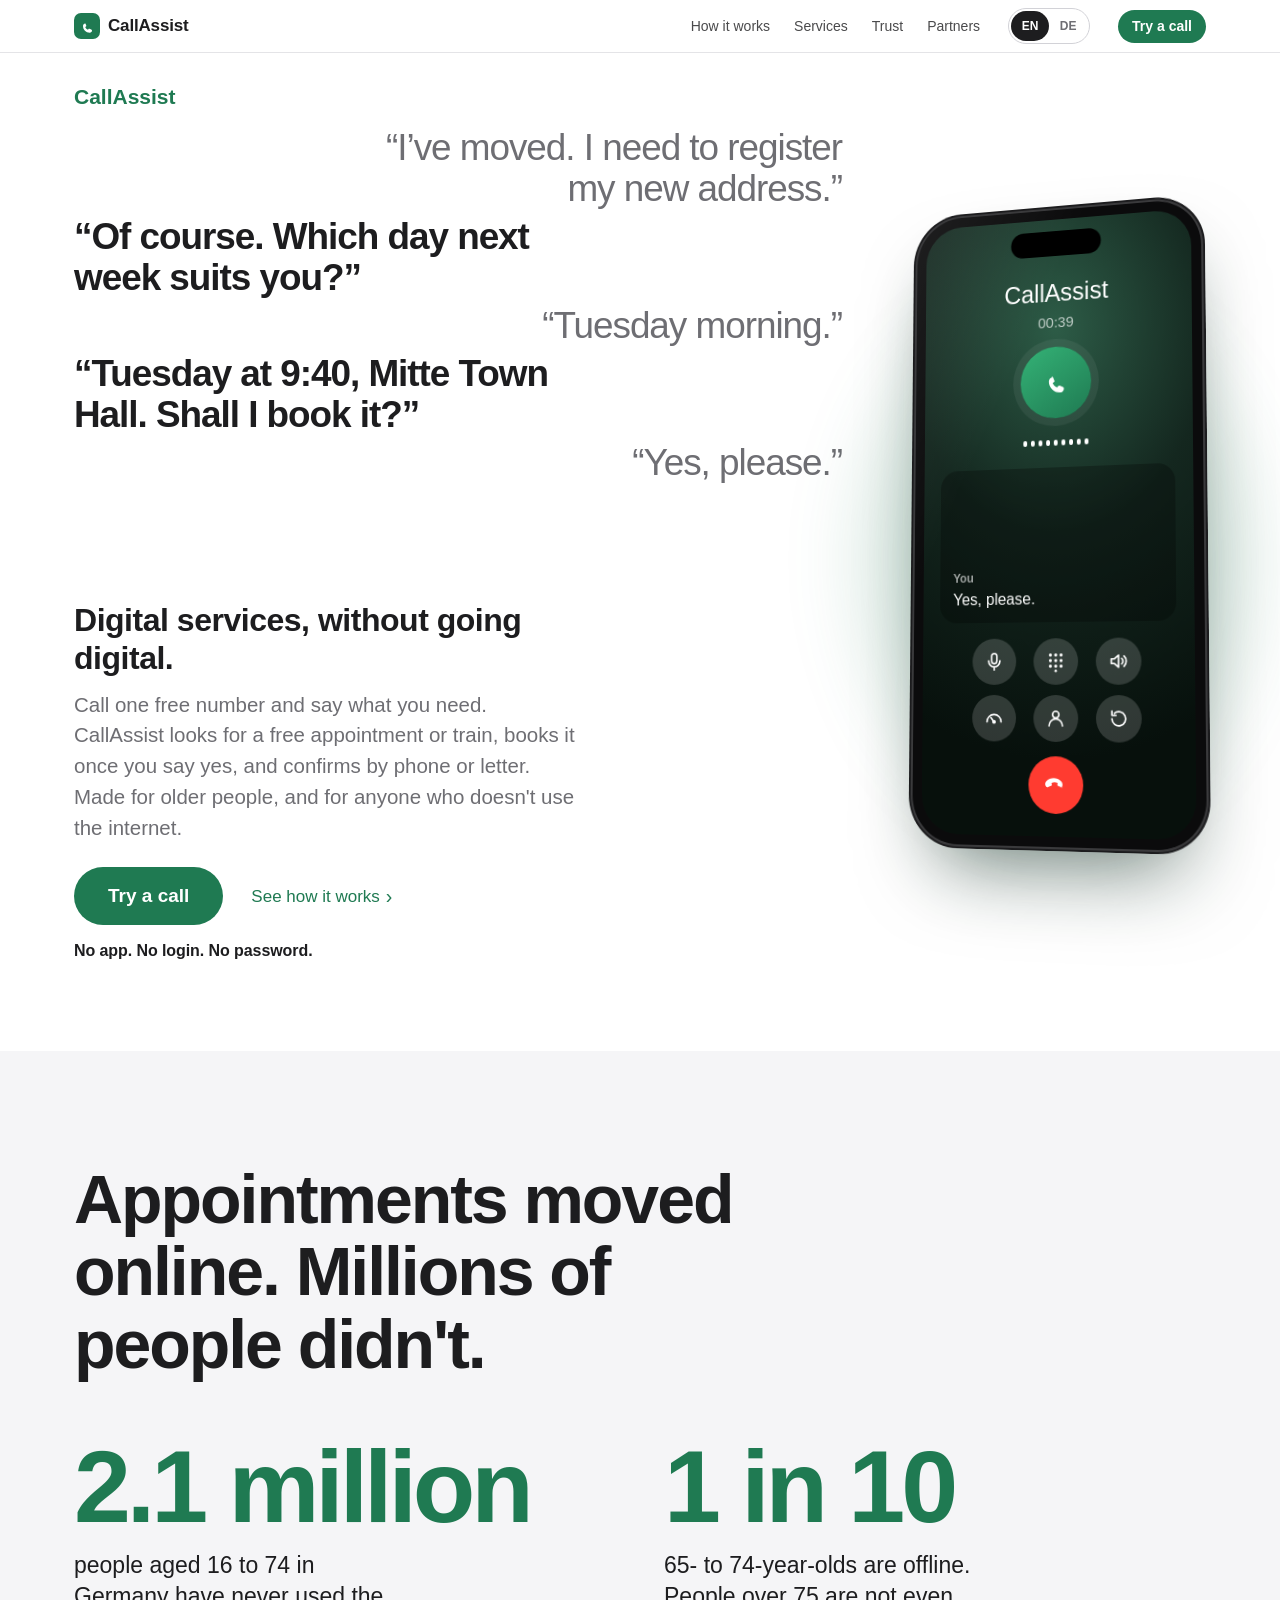
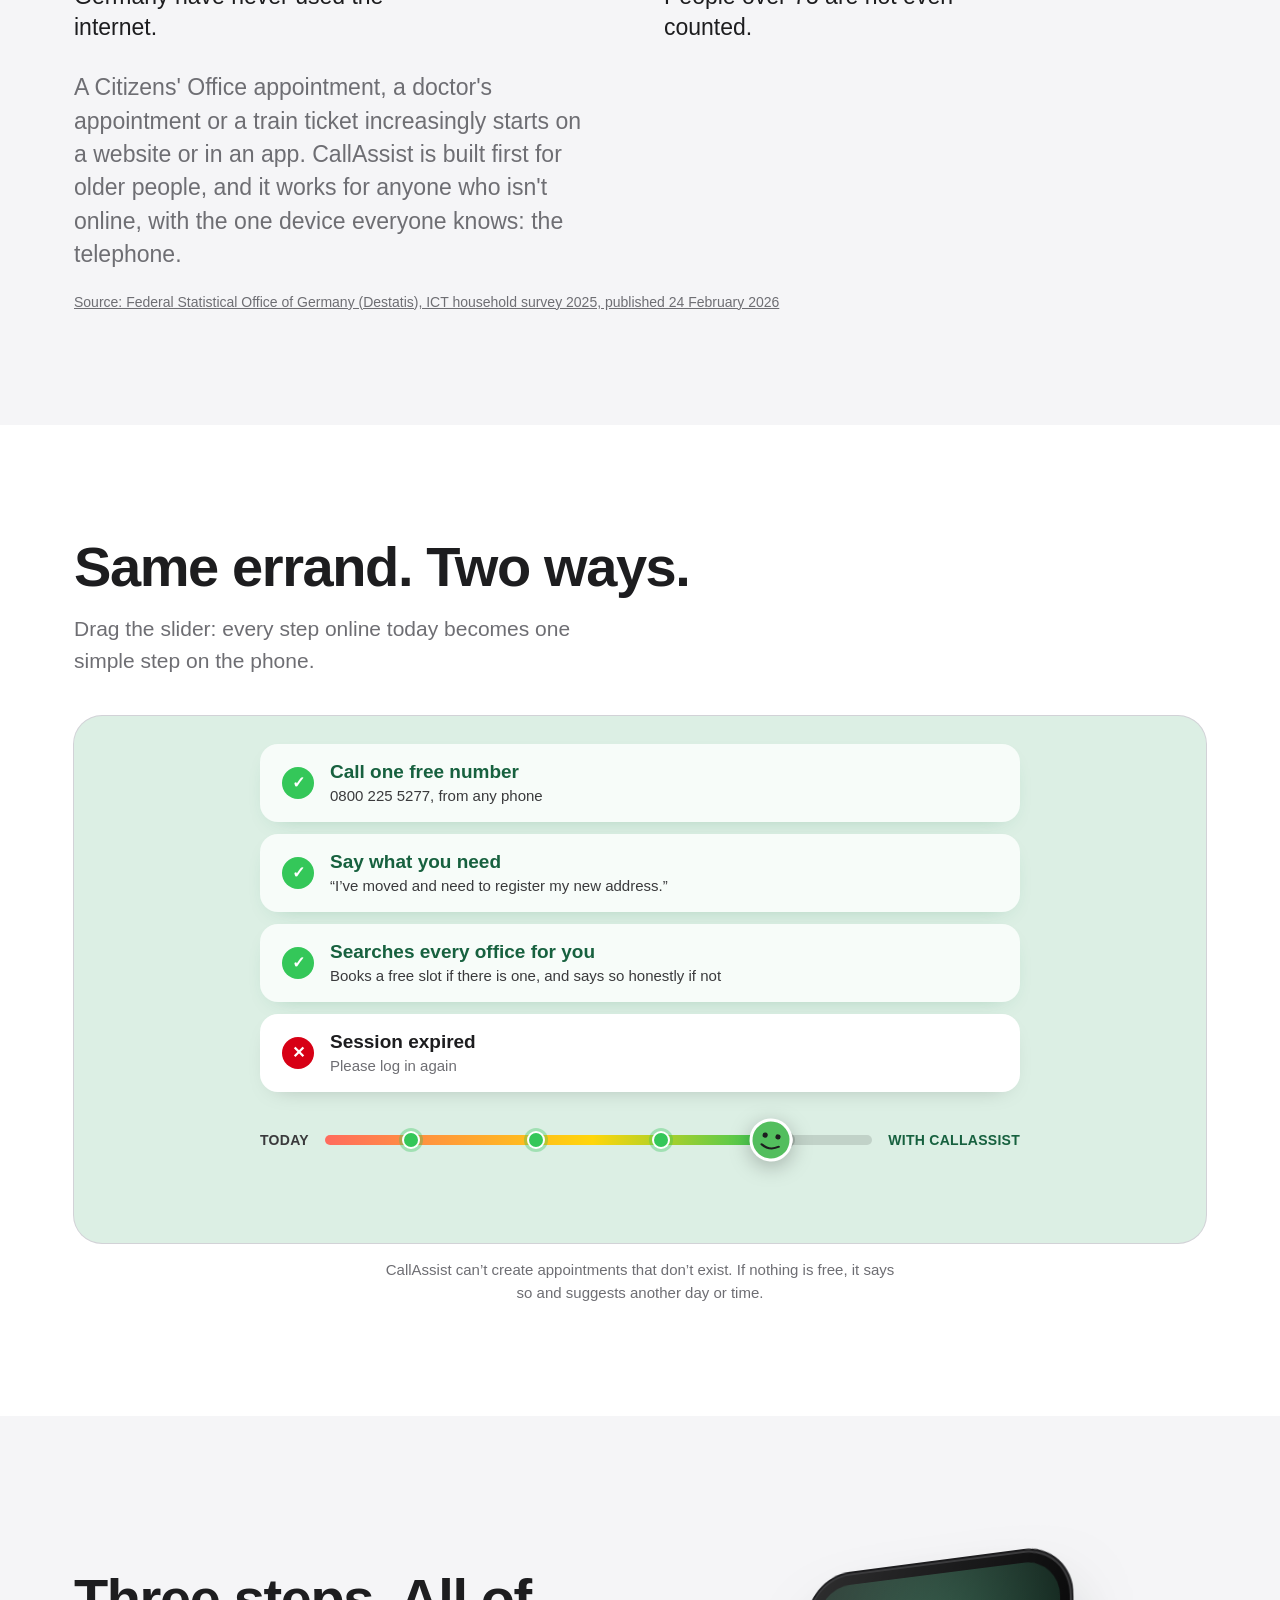
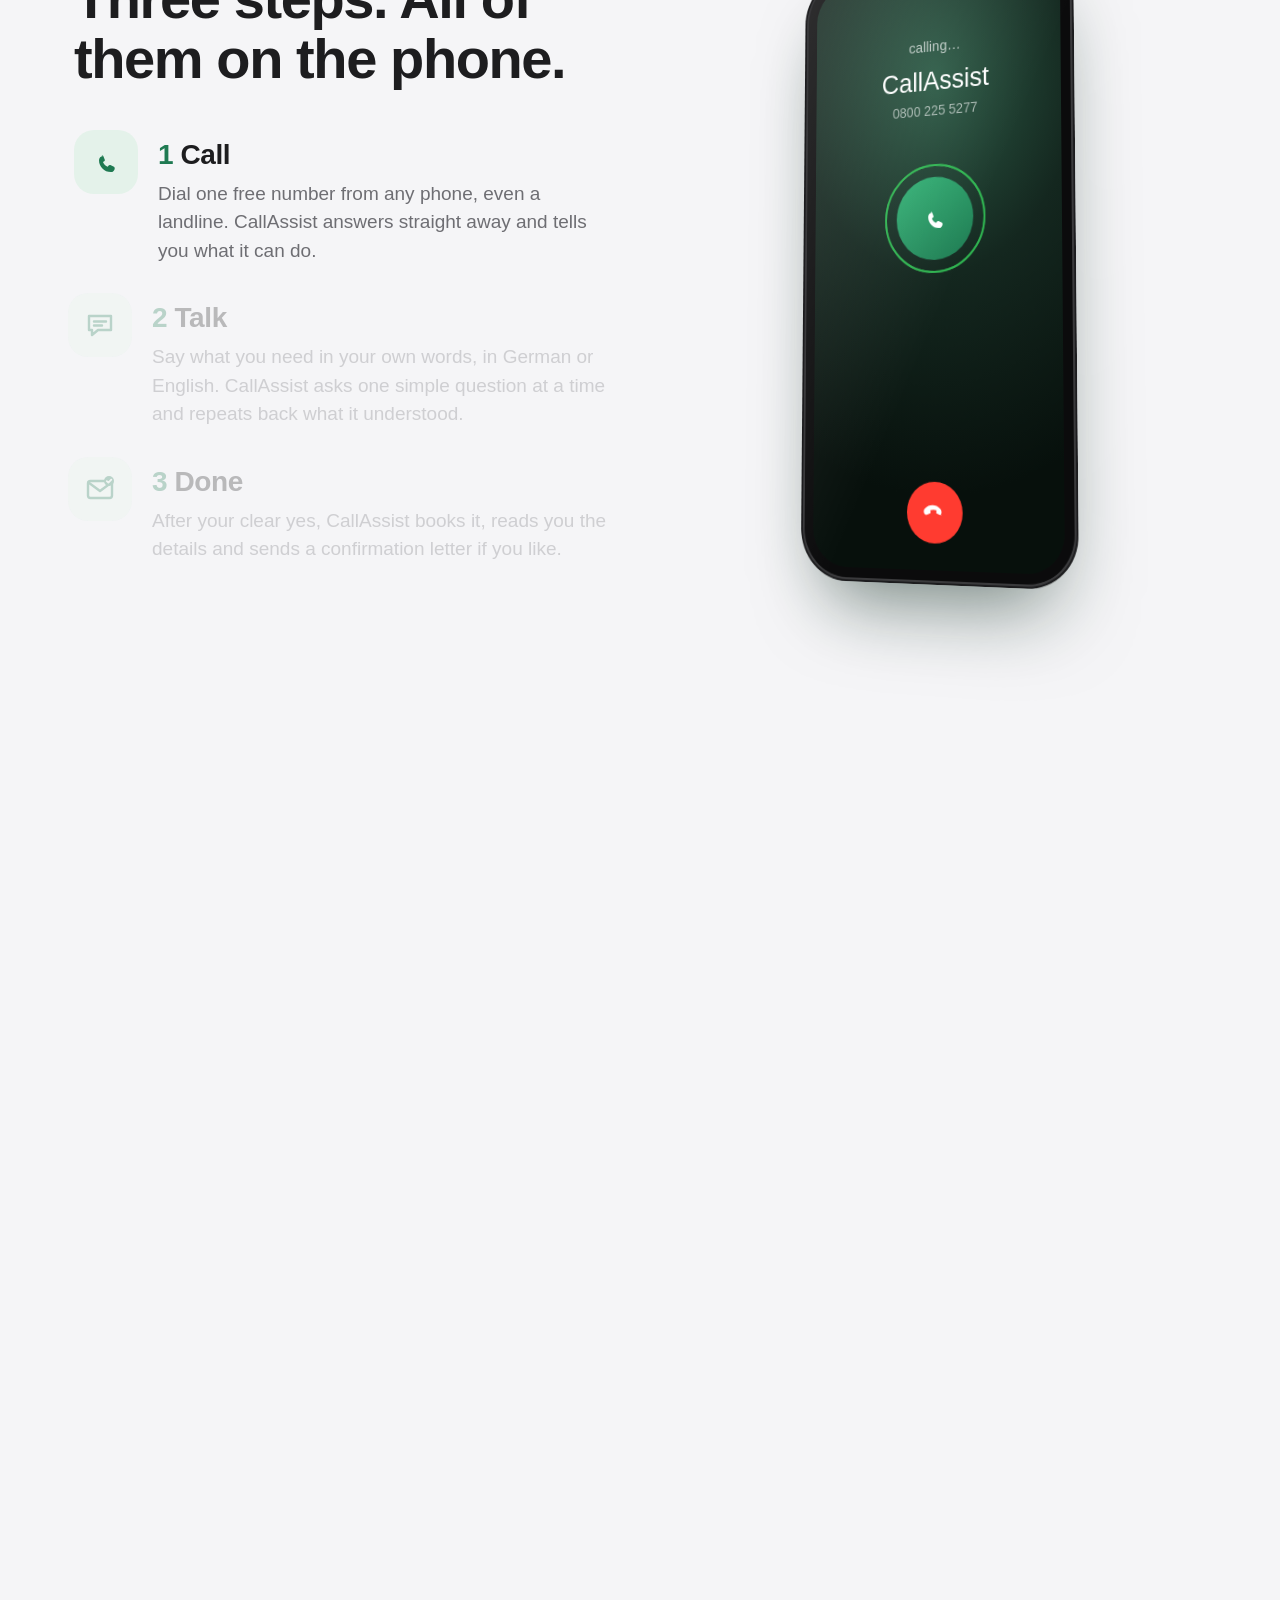
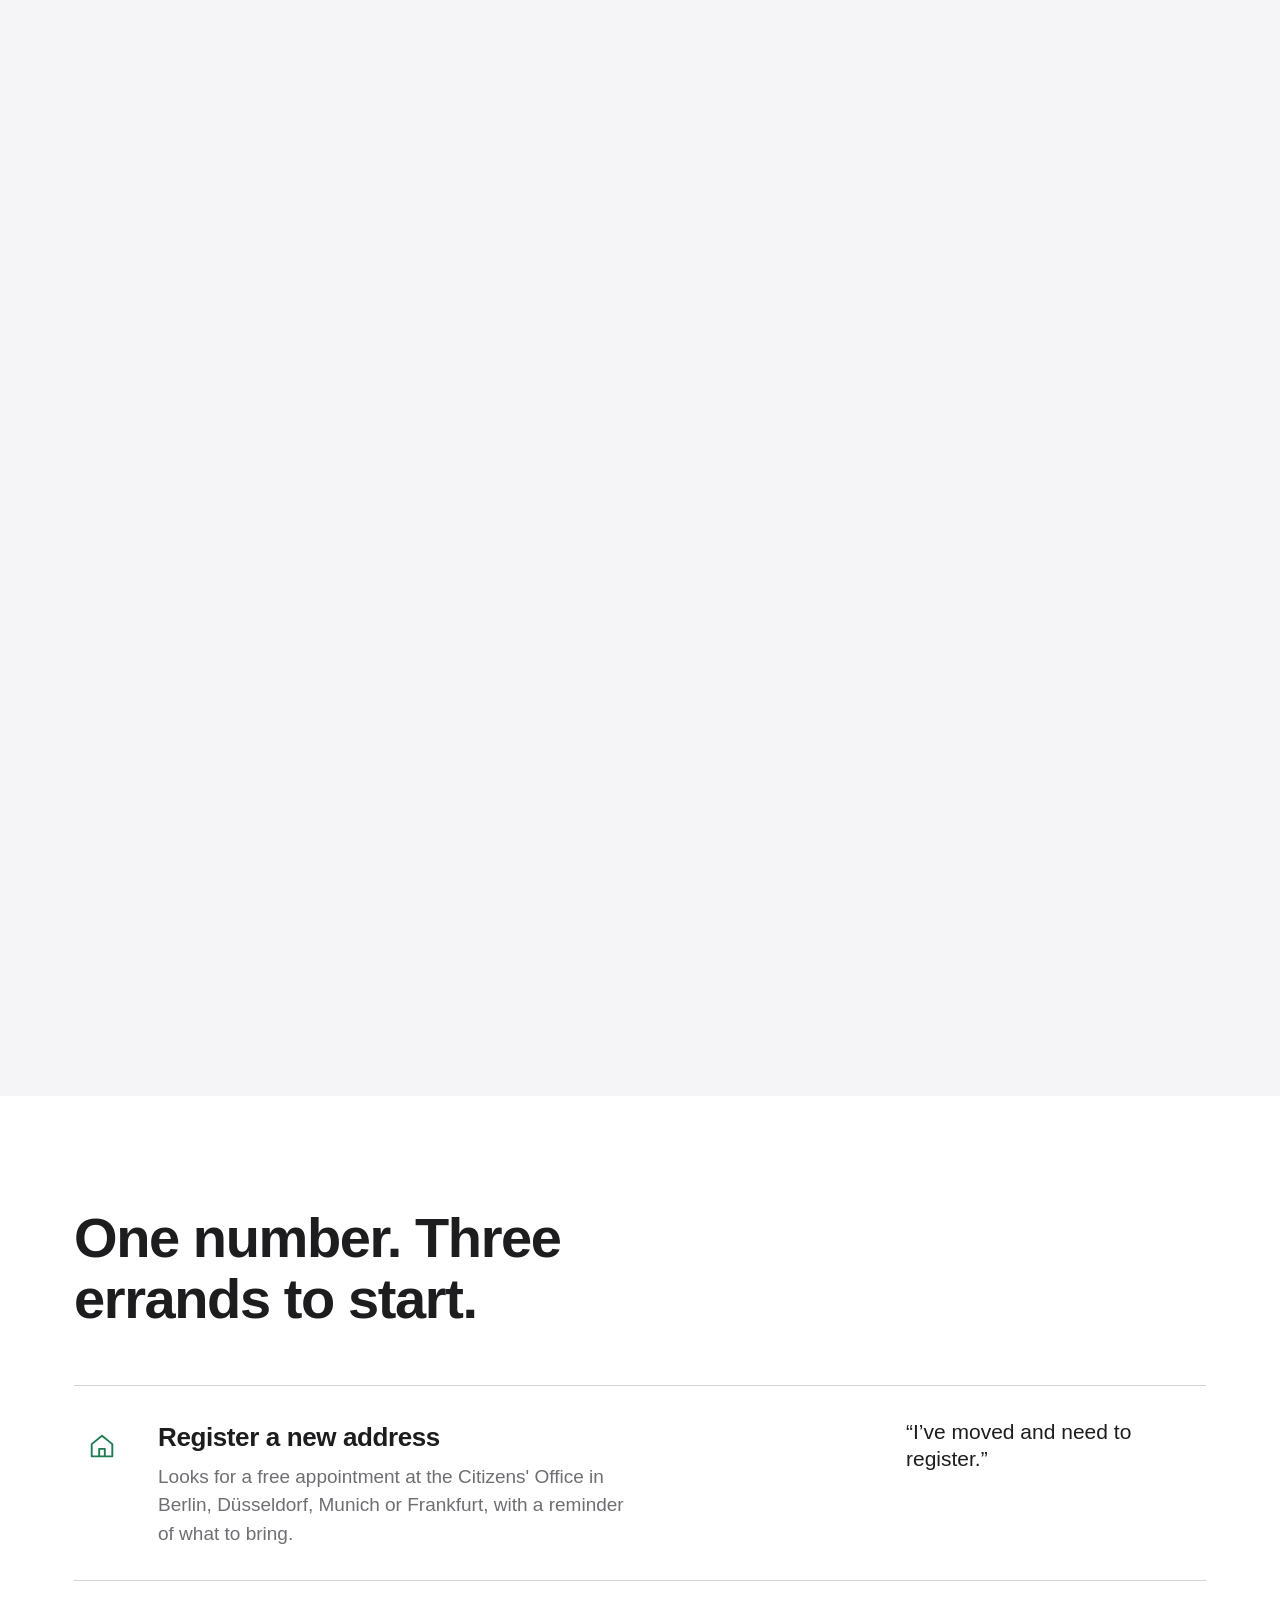
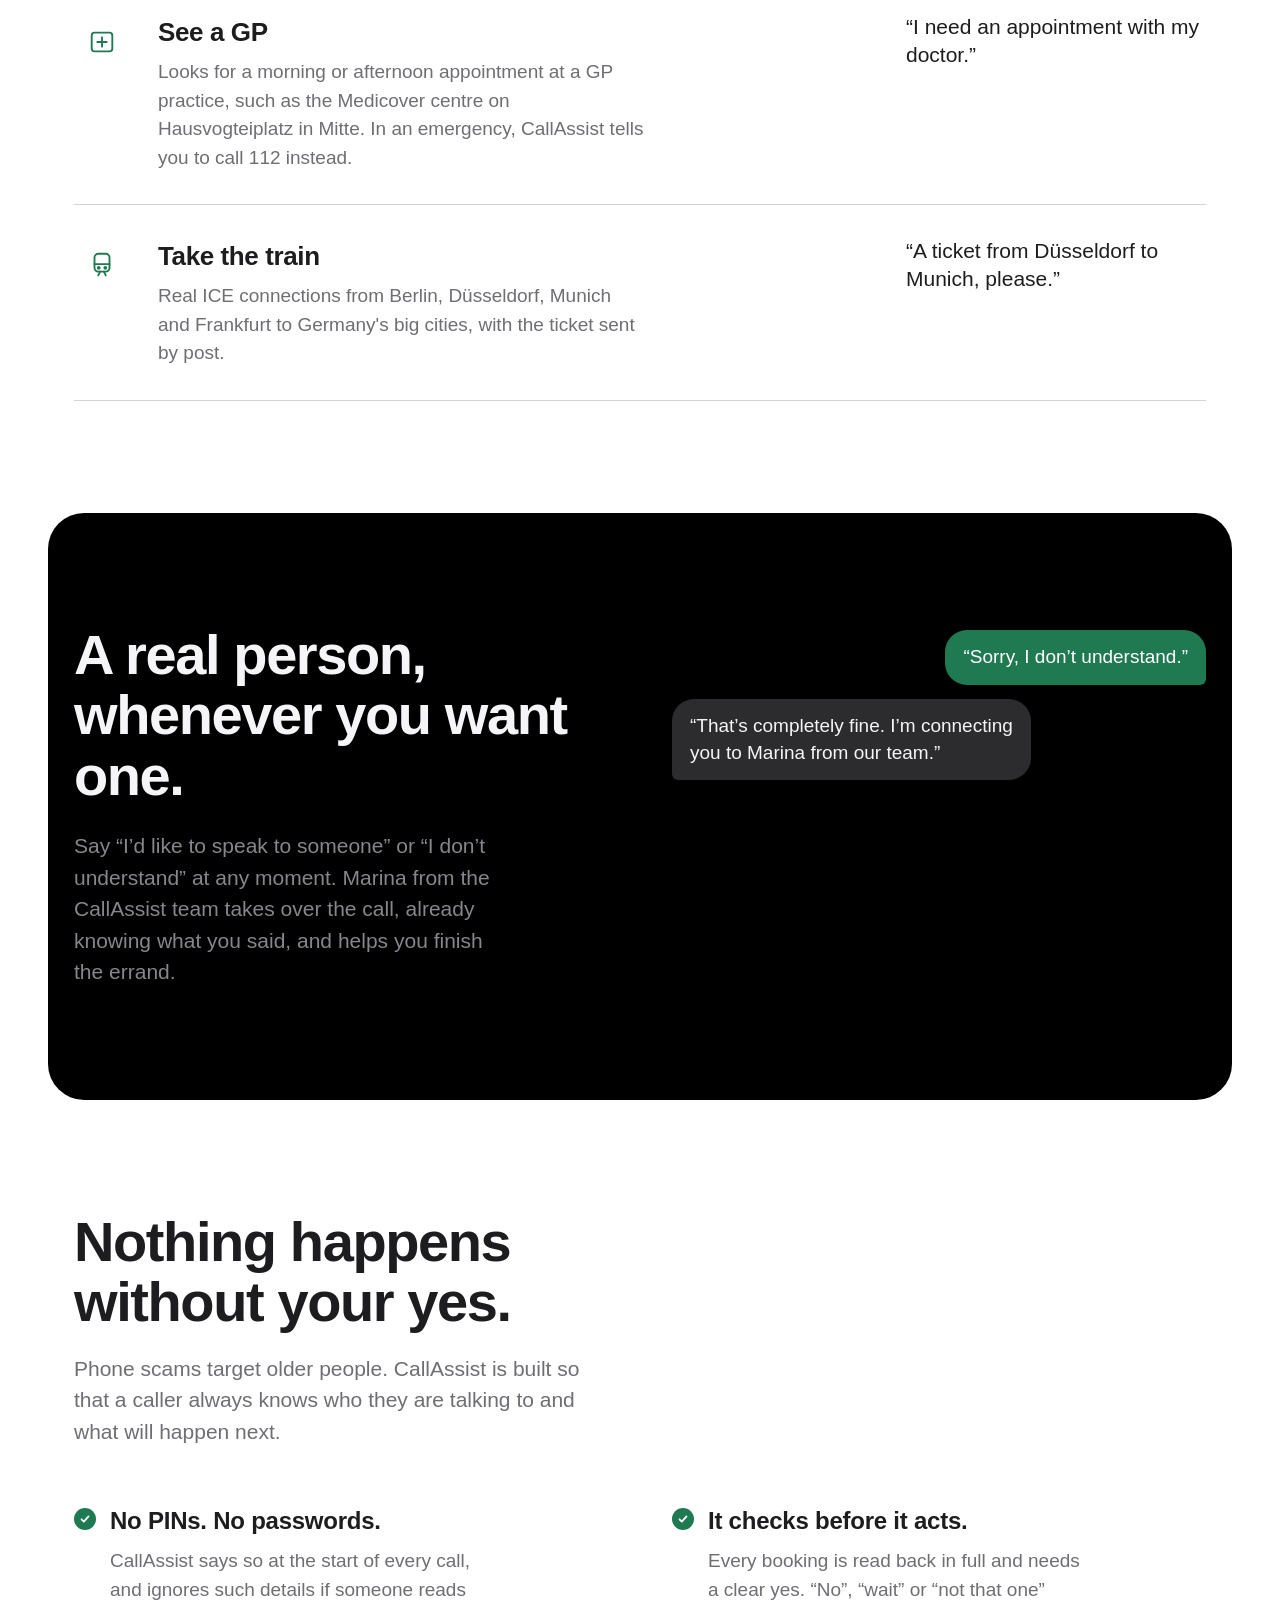
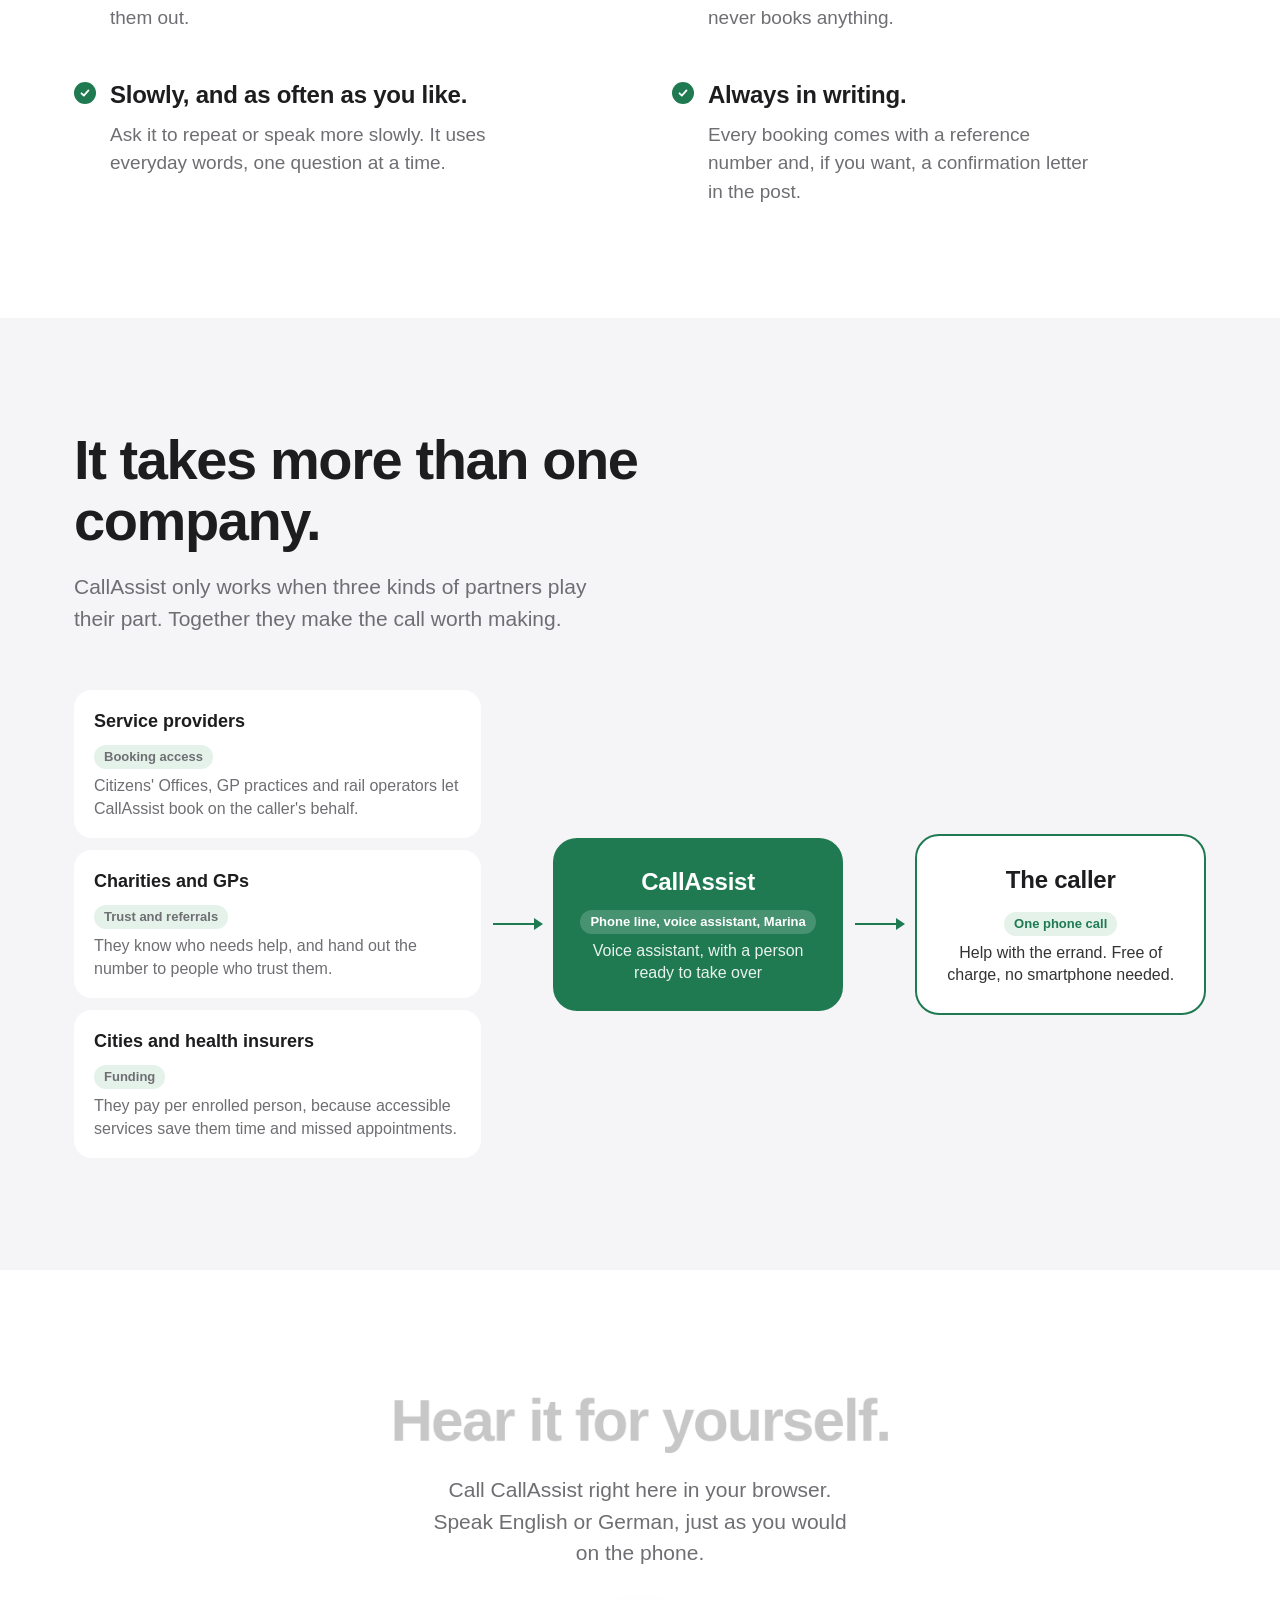
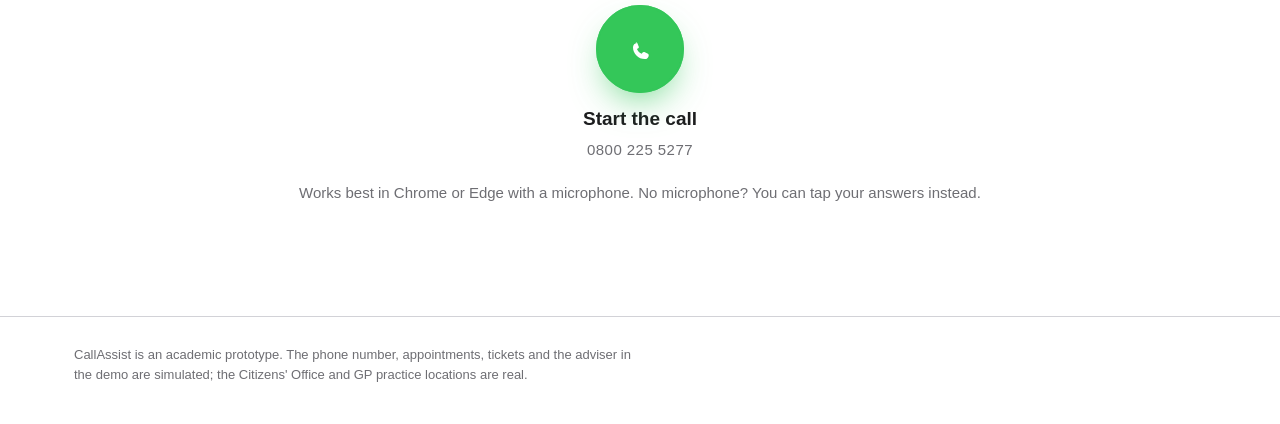
<file: index.html>
<!doctype html>
<html lang="en">
  <head>
    <meta charset="UTF-8" />
    <meta name="viewport" content="width=device-width, initial-scale=1.0" />
    <meta name="description" content="CallAssist: one phone call replaces apps and websites. Say what you need; CallAssist looks for a free appointment, books it with your yes and confirms by phone or letter." />
    <title>CallAssist</title>
    <link rel="icon" href="data:image/svg+xml,%3Csvg xmlns='http://www.w3.org/2000/svg' viewBox='0 0 64 64'%3E%3Crect width='64' height='64' rx='16' fill='%231F7A52'/%3E%3Cpath d='M22 16c2 0 3 1 4 3l3 7c1 2 0 3-1 4l-3 2c2 5 6 9 11 11l2-3c1-1 2-2 4-1l7 3c2 1 3 2 3 4 0 5-4 9-9 9-15 0-27-12-27-27 0-5 4-10 9-10z' fill='white'/%3E%3C/svg%3E" />
    <link rel="stylesheet" href="landing.css?v=20260926213359" />
  </head>
  <body>
    <a class="skip-link" href="#main" data-i18n="skip">Skip to content</a>

    <nav class="nav" aria-label="Main">
      <div class="nav-inner">
        <a class="brand" href="#top" aria-label="CallAssist home">
          <span class="brand-mark" aria-hidden="true"><svg width="28" height="28" viewBox="0 0 64 64"><path d="M22 16c2 0 3 1 4 3l3 7c1 2 0 3-1 4l-3 2c2 5 6 9 11 11l2-3c1-1 2-2 4-1l7 3c2 1 3 2 3 4 0 5-4 9-9 9-15 0-27-12-27-27 0-5 4-10 9-10z" fill="currentColor"/></svg></span>
          CallAssist
        </a>
        <div class="nav-links">
          <a href="#how" data-i18n="navHow">How it works</a>
          <a href="#services" data-i18n="navServices">Services</a>
          <a href="#trust" data-i18n="navTrust">Trust</a>
          <a href="#ecosystem" data-i18n="navEcosystem">Partners</a>
        </div>
        <div class="lang" role="group" aria-label="Language">
          <button type="button" data-lang="en" aria-pressed="true">EN</button>
          <button type="button" data-lang="de" aria-pressed="false">DE</button>
        </div>
        <a class="nav-cta" href="call.html" data-call-link data-i18n="navCta">Try a call</a>
      </div>
    </nav>

    <main id="main">
      <!-- Hero: the product is a conversation, so the hero is one. -->
      <header class="hero" id="top">
        <div class="hero-copy">
        <p class="hero-name">CallAssist</p>
        <ol class="dialogue" id="dialogue" aria-label="Example call">
          <li class="caller"><span class="sr" data-i18n="you">You:</span> <span data-i18n="h1">“I’ve moved. I need to register my new address.”</span></li>
          <li class="ca"><span class="sr">CallAssist:</span> <span data-i18n="h2">“Of course. Which day next week suits you?”</span></li>
          <li class="caller"><span class="sr" data-i18n="you">You:</span> <span data-i18n="h3">“Tuesday morning.”</span></li>
          <li class="ca"><span class="sr">CallAssist:</span> <span data-i18n="h4">“Tuesday at 9:40, Mitte Town Hall. Shall I book it?”</span></li>
          <li class="caller"><span class="sr" data-i18n="you">You:</span> <span data-i18n="h5">“Yes, please.”</span></li>
          <li class="ca done"><span class="sr">CallAssist:</span> <span data-i18n="h6">“Done. Your letter is on its way.”</span></li>
        </ol>
        <h1 class="hero-title" data-i18n="heroTitle">Digital services, without going digital.</h1>
        <p class="hero-sub" data-i18n="heroSub">Call one free number and say what you need. CallAssist looks for a free appointment or train, books it once you say yes, and confirms by phone or letter. Made for older people, and for anyone who doesn't use the internet.</p>
        <div class="hero-actions">
          <a class="button big" href="call.html" data-call-link data-i18n="heroCta">Try a call</a>
          <a class="link" href="#how" data-i18n="heroLink">See how it works</a>
        </div>
        <p class="hero-assure" data-i18n="heroAssure">No app. No login. No password.</p>
        </div>
        <div class="phone-stage" aria-hidden="true">
        <div class="phone3d" id="heroPhone">
        <div class="phone-depth" aria-hidden="true"><i></i><i></i><i></i><i></i><i></i><i></i><i></i><i></i><i></i><i></i></div>
        <div class="hero-phone">
          <div class="hp-screen">
            <div class="hp-island" id="hpIsland">
              <span class="hp-island-check"><svg width="12" height="12" viewBox="0 0 24 24" fill="none" stroke="#fff" stroke-width="3.2" stroke-linecap="round" stroke-linejoin="round"><path d="M5 12.5l4.5 4.5L19 7.5"/></svg></span>
              <span class="hp-island-text"><b data-i18n="hpIslandTitle">Appointment booked</b><span data-i18n="hpIslandDetail">Tue 9:40 · Mitte Town Hall</span></span>
            </div>
            <p class="hp-name">CallAssist</p>
            <p class="hp-time" id="hpTime">00:00</p>
            <div class="hp-avatar"><svg width="28" height="28" viewBox="0 0 64 64"><path d="M22 16c2 0 3 1 4 3l3 7c1 2 0 3-1 4l-3 2c2 5 6 9 11 11l2-3c1-1 2-2 4-1l7 3c2 1 3 2 3 4 0 5-4 9-9 9-15 0-27-12-27-27 0-5 4-10 9-10z" fill="currentColor"/></svg></div>
            <div class="hp-wave" id="hpWave"><i></i><i></i><i></i><i></i><i></i><i></i><i></i><i></i><i></i></div>
            <div class="hp-caption">
              <p class="hp-who" id="hpWho">CallAssist</p>
              <p class="hp-text" id="hpText"></p>
            </div>
            <div class="hp-grid"><span><svg width="22" height="22" viewBox="0 0 24 24" fill="none" stroke="currentColor" stroke-width="1.8" stroke-linecap="round"><rect x="9" y="3" width="6" height="11" rx="3"/><path d="M5.5 11a6.5 6.5 0 0 0 13 0M12 17.5V21"/></svg></span><span><svg width="22" height="22" viewBox="0 0 24 24" fill="currentColor"><circle cx="6" cy="5" r="1.7"/><circle cx="12" cy="5" r="1.7"/><circle cx="18" cy="5" r="1.7"/><circle cx="6" cy="11" r="1.7"/><circle cx="12" cy="11" r="1.7"/><circle cx="18" cy="11" r="1.7"/><circle cx="6" cy="17" r="1.7"/><circle cx="12" cy="17" r="1.7"/><circle cx="18" cy="17" r="1.7"/><circle cx="12" cy="22" r="1.4"/></svg></span><span><svg width="22" height="22" viewBox="0 0 24 24" fill="none" stroke="currentColor" stroke-width="1.8" stroke-linecap="round" stroke-linejoin="round"><path d="M4 9.5h3.5L12 5.5v13l-4.5-4H4z"/><path d="M15.5 9a4 4 0 0 1 0 6M18 6.5a7.5 7.5 0 0 1 0 11"/></svg></span><span><svg width="22" height="22" viewBox="0 0 24 24" fill="none" stroke="currentColor" stroke-width="1.8" stroke-linecap="round"><path d="M4 16a8 8 0 1 1 16 0"/><path d="M12 16l-3.5-4.5"/><circle cx="12" cy="16" r="1.2" fill="currentColor"/></svg></span><span><svg width="22" height="22" viewBox="0 0 24 24" fill="none" stroke="currentColor" stroke-width="1.8" stroke-linecap="round"><circle cx="12" cy="8" r="3.6"/><path d="M4.5 20a7.5 7.5 0 0 1 15 0"/></svg></span><span><svg width="22" height="22" viewBox="0 0 24 24" fill="none" stroke="currentColor" stroke-width="1.8" stroke-linecap="round" stroke-linejoin="round"><path d="M4.5 12a7.5 7.5 0 1 0 2.6-5.7"/><path d="M4.5 4v4.5H9"/></svg></span></div>
            <div class="hp-end"><svg width="28" height="28" viewBox="0 0 64 64"><path d="M22 16c2 0 3 1 4 3l3 7c1 2 0 3-1 4l-3 2c2 5 6 9 11 11l2-3c1-1 2-2 4-1l7 3c2 1 3 2 3 4 0 5-4 9-9 9-15 0-27-12-27-27 0-5 4-10 9-10z" fill="currentColor"/></svg></div>
          </div>
        </div>
        </div>
        </div>
      </header>

      <section class="why" aria-labelledby="why-title">
        <div class="wrap">
          <h2 id="why-title" class="statement" data-i18n="whyTitle">Appointments moved online. Millions of people didn't.</h2>
          <div class="stats">
            <div class="stat">
              <p class="stat-n" data-i18n="stat1n">2.1 million</p>
              <p class="stat-l" data-i18n="stat1l">people aged 16 to 74 in Germany have never used the internet.</p>
            </div>
            <div class="stat">
              <p class="stat-n" data-i18n="stat2n">1 in 10</p>
              <p class="stat-l" data-i18n="stat2l">65- to 74-year-olds are offline. People over 75 are not even counted.</p>
            </div>
          </div>
          <p class="why-body" data-i18n="whyBody" data-lit>A Citizens' Office appointment, a doctor's appointment or a train ticket increasingly starts on a website or in an app. CallAssist is built first for older people, and it works for anyone who isn't online, with the one device everyone knows: the telephone.</p>
          <p class="source"><a href="https://www.destatis.de/DE/Presse/Pressemitteilungen/Zahl-der-Woche/2026/PD26_09_p002.html" data-i18n="whySource">Source: Federal Statistical Office of Germany (Destatis), ICT household survey 2025, published 24 February 2026</a></p>
        </div>
      </section>

      <section class="compare" aria-labelledby="compare-title">
        <div class="wrap">
          <h2 id="compare-title" class="section-title" data-i18n="cmpTitle">Same errand. Two ways.</h2>
          <p class="compare-lead" data-i18n="cmpLead">Drag the slider: every step online today becomes one simple step on the phone.</p>
          <div class="ba" id="ba">
            <ol class="ba-rows">
              <li>
                <div class="face before"><span class="ba-icon" aria-hidden="true">✕</span><div><b data-i18n="b1">Download the app</b><span class="sub" data-i18n="b1s">App Store · 214 MB</span></div></div>
                <div class="face after"><span class="ba-icon" aria-hidden="true">✓</span><div><b data-i18n="a1">Call one free number</b><span class="sub" data-i18n="a1s">0800 225 5277, from any phone</span></div></div>
              </li>
              <li>
                <div class="face before"><span class="ba-icon" aria-hidden="true">✕</span><div><b data-i18n="b2">Create a password</b><span class="sub ba-err" data-i18n="b2s">Must contain a number and a special character</span></div></div>
                <div class="face after"><span class="ba-icon" aria-hidden="true">✓</span><div><b data-i18n="a2">Say what you need</b><span class="sub" data-i18n="a2s">“I’ve moved and need to register my new address.”</span></div></div>
              </li>
              <li>
                <div class="face before"><span class="ba-icon" aria-hidden="true">✕</span><div><b data-i18n="b3">No appointments available</b><span class="sub" data-i18n="b3s">Please try again later</span></div></div>
                <div class="face after"><span class="ba-icon" aria-hidden="true">✓</span><div><b data-i18n="a3">Searches every office for you</b><span class="sub" data-i18n="a3s">Books a free slot if there is one, and says so honestly if not</span></div></div>
              </li>
              <li>
                <div class="face before"><span class="ba-icon" aria-hidden="true">✕</span><div><b data-i18n="b4">Session expired</b><span class="sub" data-i18n="b4s">Please log in again</span></div></div>
                <div class="face after"><span class="ba-icon" aria-hidden="true">✓</span><div><b data-i18n="a4">Confirmation by letter</b><span class="sub" data-i18n="a4s">Arrives within two working days</span></div></div>
              </li>
            </ol>
            <div class="ba-control">
              <span class="ba-end" data-i18n="baBefore">Today</span>
              <div class="ba-track">
                <span class="ba-tick" style="--t: .125" aria-hidden="true"></span><span class="ba-tick" style="--t: .375" aria-hidden="true"></span><span class="ba-tick" style="--t: .625" aria-hidden="true"></span><span class="ba-tick" style="--t: .875" aria-hidden="true"></span>
                <input class="ba-range" type="range" min="0" max="100" value="0" aria-label="Slide from today to CallAssist" data-i18n-label="cmpRange" />
                <span class="ba-face" aria-hidden="true"><svg viewBox="0 0 44 44" width="44" height="44"><circle class="f-bg" cx="22" cy="22" r="20"/><circle cx="15.5" cy="18" r="2.6" fill="#1d1d1f"/><circle cx="28.5" cy="18" r="2.6" fill="#1d1d1f"/><path class="f-mouth" d="M13.5 27 Q22 35 30.5 27" fill="none" stroke="#1d1d1f" stroke-width="2.8" stroke-linecap="round"/></svg></span>
                <span class="ba-burst" aria-hidden="true"></span>
              </div>
              <span class="ba-end on" data-i18n="baAfter">With CallAssist</span>
            </div>
            <p class="ba-result" data-i18n="baResult">One call instead of four hurdles.</p>
          </div>
          <p class="compare-note" data-i18n="cmpNote">CallAssist can’t create appointments that don’t exist. If nothing is free, it says so and suggests another day or time.</p>
        </div>
      </section>

      <section class="how story" id="how" aria-labelledby="how-title">
        <div class="story-track" id="storyTrack">
          <div class="story-sticky wrap" id="storySticky" data-step="1">
            <div class="story-copy">
              <h2 id="how-title" class="section-title" data-i18n="howTitle">Three steps. All of them on the phone.</h2>
              <ol class="steps">
            <li data-step="1">
              <span class="step-icon" aria-hidden="true"><svg width="28" height="28" viewBox="0 0 64 64"><path d="M22 16c2 0 3 1 4 3l3 7c1 2 0 3-1 4l-3 2c2 5 6 9 11 11l2-3c1-1 2-2 4-1l7 3c2 1 3 2 3 4 0 5-4 9-9 9-15 0-27-12-27-27 0-5 4-10 9-10z" fill="currentColor"/></svg></span>
              <h3><span class="step-no">1</span> <span data-i18n="s1t">Call</span></h3>
              <p data-i18n="s1b">Dial one free number from any phone, even a landline. CallAssist answers straight away and tells you what it can do.</p>
            </li>
            <li data-step="2">
              <span class="step-icon" aria-hidden="true"><svg viewBox="0 0 32 32" fill="none" stroke="currentColor" stroke-width="2.4" stroke-linejoin="round"><path d="M5 7h22v14H14l-6 5v-5H5z"/><path d="M10 12.5h12M10 16.5h8" stroke-linecap="round"/></svg></span>
              <h3><span class="step-no">2</span> <span data-i18n="s2t">Talk</span></h3>
              <p data-i18n="s2b">Say what you need in your own words, in German or English. CallAssist asks one simple question at a time and repeats back what it understood.</p>
            </li>
            <li data-step="3">
              <span class="step-icon" aria-hidden="true"><svg viewBox="0 0 32 32" fill="none" stroke="currentColor" stroke-width="2.4" stroke-linejoin="round" stroke-linecap="round"><rect x="4" y="8" width="24" height="17" rx="2.5"/><path d="M4.5 9.5 16 18l11.5-8.5"/><circle cx="25" cy="8" r="5" fill="currentColor" stroke="none"/><path d="M22.8 8.1l1.6 1.5 2.9-3" stroke="var(--step-bg)" stroke-width="1.8"/></svg></span>
              <h3><span class="step-no">3</span> <span data-i18n="s3t">Done</span></h3>
              <p data-i18n="s3b">After your clear yes, CallAssist books it, reads you the details and sends a confirmation letter if you like.</p>
            </li>
          </ol>
            </div>
            <div class="story-visual" aria-hidden="true">
              <div class="phone3d story-phone" id="storyPhone">
                <div class="phone-depth" aria-hidden="true"><i></i><i></i><i></i><i></i><i></i><i></i><i></i><i></i><i></i><i></i></div>
                <div class="story-screen">
                  <div class="ss ss-1">
                    <p class="ss-status" data-i18n="ss1Status">calling…</p>
                    <p class="ss-name">CallAssist</p>
                    <p class="ss-sub">0800 225 5277</p>
                    <div class="ss-rings"><span></span><span></span><span></span></div>
                    <div class="ss-avatar"><svg width="28" height="28" viewBox="0 0 64 64"><path d="M22 16c2 0 3 1 4 3l3 7c1 2 0 3-1 4l-3 2c2 5 6 9 11 11l2-3c1-1 2-2 4-1l7 3c2 1 3 2 3 4 0 5-4 9-9 9-15 0-27-12-27-27 0-5 4-10 9-10z" fill="currentColor"/></svg></div>
                    <div class="ss-end"><svg width="28" height="28" viewBox="0 0 64 64"><path d="M22 16c2 0 3 1 4 3l3 7c1 2 0 3-1 4l-3 2c2 5 6 9 11 11l2-3c1-1 2-2 4-1l7 3c2 1 3 2 3 4 0 5-4 9-9 9-15 0-27-12-27-27 0-5 4-10 9-10z" fill="currentColor"/></svg></div>
                  </div>
                  <div class="ss ss-2">
                    <p class="ss-name">CallAssist</p>
                    <p class="ss-status">00:18</p>
                    <div class="hp-wave"><i></i><i></i><i></i><i></i><i></i><i></i><i></i><i></i><i></i></div>
                    <p class="ss-bubble ca" data-i18n="ss2Ask">Which day next week suits you?</p>
                    <p class="ss-bubble you" data-i18n="ss2Reply">Tuesday morning, please.</p>
                  </div>
                  <div class="ss ss-3">
                    <div class="ss-check"><svg viewBox="0 0 24 24" fill="none" stroke="currentColor" stroke-width="3" stroke-linecap="round" stroke-linejoin="round"><path d="M5 12.5l4.5 4.5L19 7.5"/></svg></div>
                    <p class="ss-name" data-i18n="ss3Title">Booked</p>
                    <div class="ss-card">
                      <p class="ss-card-when" data-i18n="ss3When">Tuesday, 9:40</p>
                      <p data-i18n="ss3Where">Citizens' Office, Mitte Town Hall</p>
                      <p class="ss-card-ref">CA-412225</p>
                    </div>
                    <p class="ss-letter" data-i18n="ss3Letter">Confirmation letter on its way</p>
                  </div>
                </div>
              </div>
            </div>
          </div>
        </div>
      </section>

      <section class="services" id="services" aria-labelledby="services-title">
        <div class="wrap">
          <h2 id="services-title" class="section-title" data-i18n="servicesTitle">One number. Three errands to start.</h2>
          <ul class="service-list">
            <li>
              <span class="service-icon" aria-hidden="true"><svg viewBox="0 0 32 32" fill="none" stroke="currentColor" stroke-width="2" stroke-linejoin="round"><path d="M5 14 16 5l11 9v13H5z"/><path d="M13 27v-8h6v8"/></svg></span>
              <div>
                <h3 data-i18n="sv1t">Register a new address</h3>
                <p data-i18n="sv1b">Looks for a free appointment at the Citizens' Office in Berlin, Düsseldorf, Munich or Frankfurt, with a reminder of what to bring.</p>
              </div>
              <p class="service-say" data-i18n="sv1q">“I’ve moved and need to register.”</p>
            </li>
            <li>
              <span class="service-icon" aria-hidden="true"><svg viewBox="0 0 32 32" fill="none" stroke="currentColor" stroke-width="2" stroke-linecap="round"><rect x="5" y="7" width="22" height="20" rx="3"/><path d="M16 12v10M11 17h10"/></svg></span>
              <div>
                <h3 data-i18n="sv2t">See a GP</h3>
                <p data-i18n="sv2b">Looks for a morning or afternoon appointment at a GP practice, such as the Medicover centre on Hausvogteiplatz in Mitte. In an emergency, CallAssist tells you to call 112 instead.</p>
              </div>
              <p class="service-say" data-i18n="sv2q">“I need an appointment with my doctor.”</p>
            </li>
            <li>
              <span class="service-icon" aria-hidden="true"><svg viewBox="0 0 32 32" fill="none" stroke="currentColor" stroke-width="2" stroke-linejoin="round" stroke-linecap="round"><rect x="8" y="4" width="16" height="19" rx="4"/><path d="M8 15h16M12 27l2-4M20 27l-2-4"/><circle cx="12.5" cy="19" r="1" fill="currentColor"/><circle cx="19.5" cy="19" r="1" fill="currentColor"/></svg></span>
              <div>
                <h3 data-i18n="sv3t">Take the train</h3>
                <p data-i18n="sv3b">Real ICE connections from Berlin, Düsseldorf, Munich and Frankfurt to Germany's big cities, with the ticket sent by post.</p>
              </div>
              <p class="service-say" data-i18n="sv3q">“A ticket from Düsseldorf to Munich, please.”</p>
            </li>
          </ul>
        </div>
      </section>

      <section class="human" aria-labelledby="human-title">
        <div class="wrap human-grid">
          <div>
            <h2 id="human-title" class="section-title" data-i18n="humanTitle">A real person, whenever you want one.</h2>
            <p class="human-body" data-i18n="humanBody" data-lit>Say “I’d like to speak to someone” or “I don’t understand” at any moment. Marina from the CallAssist team takes over the call, already knowing what you said, and helps you finish the errand.</p>
          </div>
          <div class="handover" aria-label="Example handover">
            <p class="bubble caller" data-i18n="hv1">“Sorry, I don’t understand.”</p>
            <p class="bubble ca" data-i18n="hv2">“That’s completely fine. I’m connecting you to Marina from our team.”</p>
            <p class="bubble typing" aria-hidden="true"><span></span><span></span><span></span></p>
            <p class="bubble adviser"><span class="avatar" aria-hidden="true">M</span><span data-i18n="hv3">“Hello, this is Marina. I can see you’d like to register your new address. Let’s finish this together.”</span></p>
          </div>
        </div>
      </section>

      <section class="trust" id="trust" aria-labelledby="trust-title">
        <div class="wrap">
          <h2 id="trust-title" class="section-title" data-i18n="trustTitle">Nothing happens without your yes.</h2>
          <p class="trust-lead" data-i18n="trustLead">Phone scams target older people. CallAssist is built so that a caller always knows who they are talking to and what will happen next.</p>
          <ul class="promises">
            <li><h3 data-i18n="p1t">No PINs. No passwords.</h3><p data-i18n="p1b">CallAssist says so at the start of every call, and ignores such details if someone reads them out.</p></li>
            <li><h3 data-i18n="p2t">It checks before it acts.</h3><p data-i18n="p2b">Every booking is read back in full and needs a clear yes. “No”, “wait” or “not that one” never books anything.</p></li>
            <li><h3 data-i18n="p3t">Slowly, and as often as you like.</h3><p data-i18n="p3b">Ask it to repeat or speak more slowly. It uses everyday words, one question at a time.</p></li>
            <li><h3 data-i18n="p4t">Always in writing.</h3><p data-i18n="p4b">Every booking comes with a reference number and, if you want, a confirmation letter in the post.</p></li>
          </ul>
        </div>
      </section>

      <section class="ecosystem" id="ecosystem" aria-labelledby="eco-title">
        <div class="wrap">
          <h2 id="eco-title" class="section-title" data-i18n="ecoTitle">It takes more than one company.</h2>
          <p class="eco-lead" data-i18n="ecoLead">CallAssist only works when three kinds of partners play their part. Together they make the call worth making.</p>
          <div class="flow">
            <ul class="partners">
              <li><h3 data-i18n="e1t">Service providers</h3><p class="gives" data-i18n="e1g">Booking access</p><p data-i18n="e1b">Citizens' Offices, GP practices and rail operators let CallAssist book on the caller's behalf.</p></li>
              <li><h3 data-i18n="e2t">Charities and GPs</h3><p class="gives" data-i18n="e2g">Trust and referrals</p><p data-i18n="e2b">They know who needs help, and hand out the number to people who trust them.</p></li>
              <li><h3 data-i18n="e3t">Cities and health insurers</h3><p class="gives" data-i18n="e3g">Funding</p><p data-i18n="e3b">They pay per enrolled person, because accessible services save them time and missed appointments.</p></li>
            </ul>
            <div class="arrow" aria-hidden="true"><i></i><i></i></div>
            <div class="node">
              <p class="node-name">CallAssist</p>
              <p class="gives on-brand" data-i18n="nodeGives">Phone line, voice assistant, Marina</p>
              <p data-i18n="nodeBody">Voice assistant, with a person ready to take over</p>
            </div>
            <div class="arrow" aria-hidden="true"><i></i><i></i></div>
            <div class="node person">
              <p class="node-name" data-i18n="callerName">The caller</p>
              <p class="gives" data-i18n="callerGets">One phone call</p>
              <p data-i18n="callerBody">Help with the errand. Free of charge, no smartphone needed.</p>
            </div>
          </div>
        </div>
      </section>

      <section class="final" aria-labelledby="final-title">
        <div class="wrap">
          <h2 id="final-title" class="statement" data-i18n="finalTitle">Hear it for yourself.</h2>
          <p class="final-body" data-i18n="finalBody">Call CallAssist right here in your browser. Speak English or German, just as you would on the phone.</p>
          <a class="call-cta" href="call.html" data-call-link>
            <span class="call-cta-button" aria-hidden="true"><svg width="28" height="28" viewBox="0 0 64 64"><path d="M22 16c2 0 3 1 4 3l3 7c1 2 0 3-1 4l-3 2c2 5 6 9 11 11l2-3c1-1 2-2 4-1l7 3c2 1 3 2 3 4 0 5-4 9-9 9-15 0-27-12-27-27 0-5 4-10 9-10z" fill="currentColor"/></svg></span>
            <span class="call-cta-label" data-i18n="finalCta">Start the call</span>
            <span class="call-cta-number">0800 225 5277</span>
          </a>
          <p class="final-note" data-i18n="finalNote">Works best in Chrome or Edge with a microphone. No microphone? You can tap your answers instead.</p>
        </div>
      </section>
    </main>

    <footer class="footer">
      <div class="wrap">
        <p data-i18n="footer1">CallAssist is an academic prototype. The phone number, appointments, tickets and the adviser in the demo are simulated; the Citizens' Office and GP practice locations are real.</p>
      </div>
    </footer>

    <script src="landing.js?v=20260926213359"></script>
  </body>
</html>
</file>
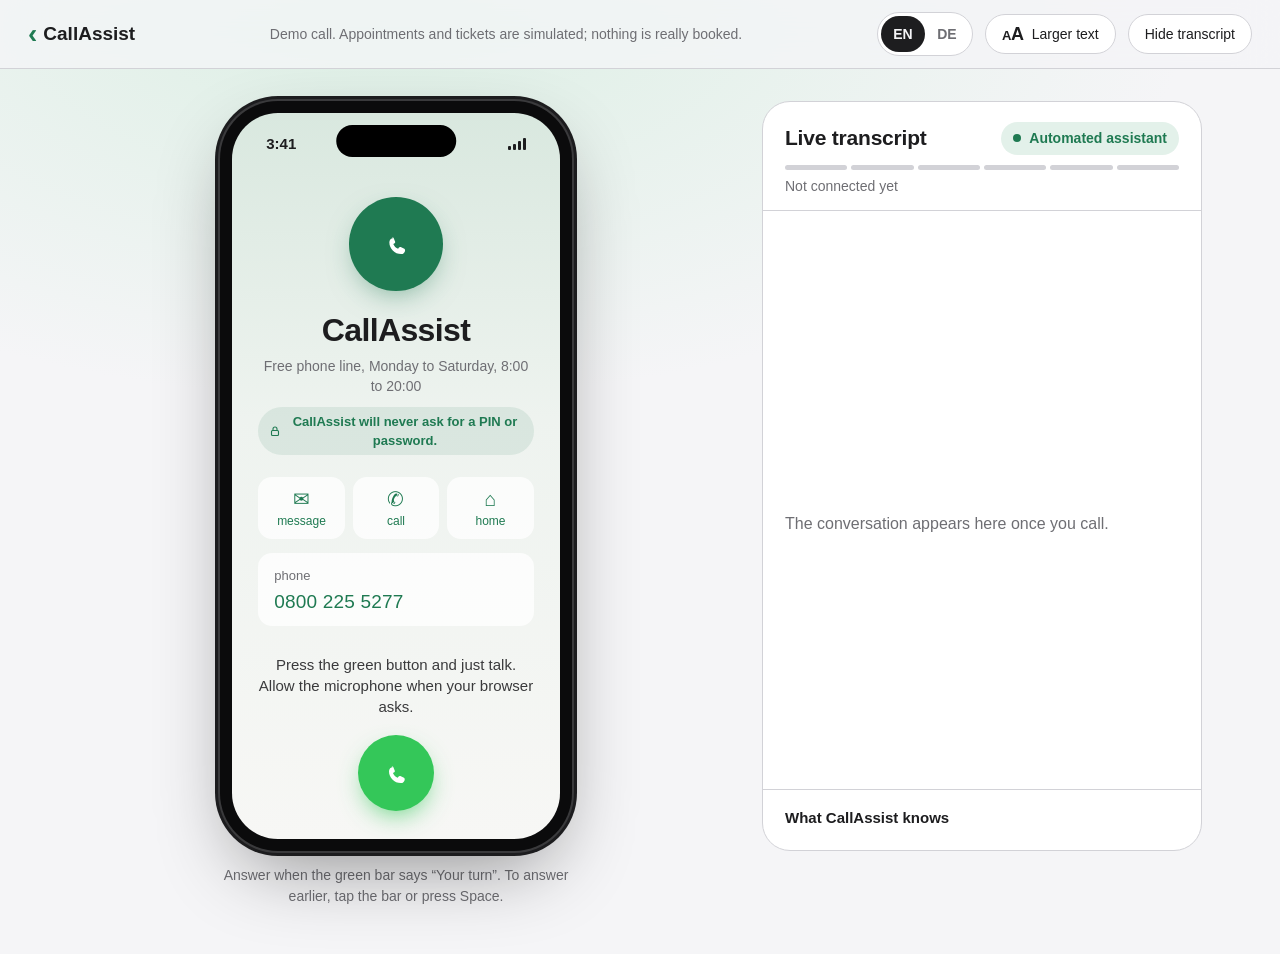
<file: call.html>
<!doctype html>
<html lang="en">
  <head>
    <meta charset="UTF-8" />
    <meta name="viewport" content="width=device-width, initial-scale=1.0" />
    <meta name="description" content="Call CallAssist from your browser: a simulated phone call that books a real-world errand for you." />
    <title>Call CallAssist</title>
    <link rel="icon" href="data:image/svg+xml,%3Csvg xmlns='http://www.w3.org/2000/svg' viewBox='0 0 64 64'%3E%3Crect width='64' height='64' rx='16' fill='%231F7A52'/%3E%3Cpath d='M22 16c2 0 3 1 4 3l3 7c1 2 0 3-1 4l-3 2c2 5 6 9 11 11l2-3c1-1 2-2 4-1l7 3c2 1 3 2 3 4 0 5-4 9-9 9-15 0-27-12-27-27 0-5 4-10 9-10z' fill='white'/%3E%3C/svg%3E" />
    <link rel="stylesheet" href="call.css?v=20260926213359" />
  </head>
  <body>
    <a class="skip-link" href="#transcript" data-i18n="skip">Skip to the transcript</a>

    <header class="bar">
      <a class="back" href="index.html" id="backLink"><span aria-hidden="true">‹</span> <span data-i18n="back">CallAssist</span></a>
      <p class="bar-note" data-i18n="demoNote">Demo call. Appointments and tickets are simulated; nothing is really booked.</p>
      <div class="bar-actions">
        <div class="lang" role="group" aria-label="Language">
          <button type="button" data-lang="en" aria-pressed="true">EN</button>
          <button type="button" data-lang="de" aria-pressed="false">DE</button>
        </div>
        <button type="button" class="text-toggle" id="textToggle" aria-pressed="false"><span class="text-toggle-mark" aria-hidden="true">A<b>A</b></span><span data-i18n="largerText">Larger text</span></button>
        <button type="button" class="panel-toggle" id="panelToggle" aria-pressed="true" aria-controls="panel" data-i18n="hidePanel">Hide transcript</button>
      </div>
    </header>

    <main class="stage">
      <section class="phone-column" aria-label="Phone">
        <div class="phone" id="phone" data-screen="contact">
          <div class="island" id="island" aria-hidden="true">
            <span class="island-check"><svg viewBox="0 0 24 24" fill="none" stroke="#fff" stroke-width="3" stroke-linecap="round" stroke-linejoin="round"><path d="M5 12.5l4.5 4.5L19 7.5"/></svg></span>
            <span class="island-text"><b id="islandTitle"></b><span id="islandDetail"></span></span>
          </div>
          <div class="statusbar" aria-hidden="true"><span id="clock">9:41</span><span class="signal"><i></i><i></i><i></i><i></i></span></div>

          <!-- Contact card before the call -->
          <div class="screen contact-screen" id="contactScreen">
            <div class="contact-avatar" aria-hidden="true">
              <svg width="28" height="28" viewBox="0 0 64 64"><path d="M22 16c2 0 3 1 4 3l3 7c1 2 0 3-1 4l-3 2c2 5 6 9 11 11l2-3c1-1 2-2 4-1l7 3c2 1 3 2 3 4 0 5-4 9-9 9-15 0-27-12-27-27 0-5 4-10 9-10z" fill="currentColor"/></svg>
            </div>
            <h1 class="contact-name">CallAssist</h1>
            <p class="contact-sub" data-i18n="contactSub">Free phone line · Mon–Sat, 8:00–20:00</p>
            <p class="trust-line"><svg width="12" height="12" viewBox="0 0 24 24" fill="none" stroke="currentColor" stroke-width="2.2" stroke-linecap="round" stroke-linejoin="round" aria-hidden="true"><rect x="5" y="11" width="14" height="10" rx="2"/><path d="M8 11V8a4 4 0 0 1 8 0v3"/></svg><span data-i18n="trustLine">CallAssist will never ask for a PIN or password.</span></p>
            <div class="contact-actions" aria-hidden="true">
              <span><b>✉</b><em data-i18n="actMessage">message</em></span>
              <span class="is-call"><b>✆</b><em data-i18n="actCall">call</em></span>
              <span><b>⌂</b><em data-i18n="actHome">home</em></span>
            </div>
            <div class="contact-number">
              <small data-i18n="numberLabel">phone</small>
              <p>0800 225 5277</p>
            </div>
            <p class="contact-hint" data-i18n="contactHint">Press the green button and just talk. Allow the microphone when your browser asks.</p>
            <button type="button" class="dial-button" id="dialButton"><span class="sr" data-i18n="dial">Call CallAssist</span>
              <svg width="28" height="28" viewBox="0 0 64 64" aria-hidden="true"><path d="M22 16c2 0 3 1 4 3l3 7c1 2 0 3-1 4l-3 2c2 5 6 9 11 11l2-3c1-1 2-2 4-1l7 3c2 1 3 2 3 4 0 5-4 9-9 9-15 0-27-12-27-27 0-5 4-10 9-10z" fill="currentColor"/></svg>
            </button>
          </div>

          <!-- In-call screen -->
          <div class="screen call-screen" id="callScreen" hidden>
            <div class="call-top">
              <p class="call-name" id="peerName">CallAssist</p>
              <p class="call-status" id="callStatus" role="timer">calling…</p>
              <p class="call-trust" id="callTrust"><svg width="12" height="12" viewBox="0 0 24 24" fill="none" stroke="currentColor" stroke-width="2.2" stroke-linecap="round" stroke-linejoin="round" aria-hidden="true"><rect x="5" y="11" width="14" height="10" rx="2"/><path d="M8 11V8a4 4 0 0 1 8 0v3"/></svg><span id="callTrustText">Never asks for your PIN or password</span></p>
            </div>
            <div class="peer-avatar" id="peerAvatar" aria-hidden="true">
              <svg width="28" height="28" viewBox="0 0 64 64"><path d="M22 16c2 0 3 1 4 3l3 7c1 2 0 3-1 4l-3 2c2 5 6 9 11 11l2-3c1-1 2-2 4-1l7 3c2 1 3 2 3 4 0 5-4 9-9 9-15 0-27-12-27-27 0-5 4-10 9-10z" fill="currentColor"/></svg>
            </div>
            <div class="caption" id="caption" aria-hidden="true">
              <p class="caption-who" id="captionWho"></p>
              <p class="caption-text" id="captionText"></p>
            </div>
            <button type="button" class="turn" id="turn" data-state="idle">
              <span class="turn-bars" aria-hidden="true"><i></i><i></i><i></i><i></i><i></i></span>
              <span id="turnText"></span>
            </button>
            <div class="call-grid">
              <button type="button" class="round" id="muteButton" aria-pressed="false"><b aria-hidden="true"><svg viewBox="0 0 24 24" fill="none" stroke="currentColor" stroke-width="1.8" stroke-linecap="round"><rect x="9" y="3" width="6" height="11" rx="3"/><path d="M5.5 11a6.5 6.5 0 0 0 13 0M12 17.5V21"/></svg></b><em data-i18n="mute">mute</em></button>
              <button type="button" class="round" id="keypadButton" aria-pressed="false" aria-controls="replySheet"><b aria-hidden="true"><svg width="28" height="28" viewBox="0 0 24 24" fill="currentColor"><circle cx="6" cy="5" r="1.7"/><circle cx="12" cy="5" r="1.7"/><circle cx="18" cy="5" r="1.7"/><circle cx="6" cy="11" r="1.7"/><circle cx="12" cy="11" r="1.7"/><circle cx="18" cy="11" r="1.7"/><circle cx="6" cy="17" r="1.7"/><circle cx="12" cy="17" r="1.7"/><circle cx="18" cy="17" r="1.7"/><circle cx="12" cy="22" r="1.4"/></svg></b><em data-i18n="replies">replies</em></button>
              <button type="button" class="round" id="speakerButton" aria-pressed="true"><b aria-hidden="true"><svg viewBox="0 0 24 24" fill="none" stroke="currentColor" stroke-width="1.8" stroke-linecap="round" stroke-linejoin="round"><path d="M4 9.5h3.5L12 5.5v13l-4.5-4H4z"/><path d="M15.5 9a4 4 0 0 1 0 6M18 6.5a7.5 7.5 0 0 1 0 11"/></svg></b><em data-i18n="speaker">speaker</em></button>
              <button type="button" class="round" id="slowButton" aria-pressed="false"><b aria-hidden="true"><svg viewBox="0 0 24 24" fill="none" stroke="currentColor" stroke-width="1.8" stroke-linecap="round"><path d="M4 16a8 8 0 1 1 16 0"/><path d="M12 16l-3.5-4.5"/><circle cx="12" cy="16" r="1.2" fill="currentColor"/></svg></b><em data-i18n="slower">slower</em></button>
              <button type="button" class="round" id="personButton"><b aria-hidden="true"><svg viewBox="0 0 24 24" fill="none" stroke="currentColor" stroke-width="1.8" stroke-linecap="round"><circle cx="12" cy="8" r="3.6"/><path d="M4.5 20a7.5 7.5 0 0 1 15 0"/></svg></b><em id="personLabel">person</em></button>
              <button type="button" class="round" id="repeatButton"><b aria-hidden="true"><svg viewBox="0 0 24 24" fill="none" stroke="currentColor" stroke-width="1.8" stroke-linecap="round" stroke-linejoin="round"><path d="M4.5 12a7.5 7.5 0 1 0 2.6-5.7"/><path d="M4.5 4v4.5H9"/></svg></b><em data-i18n="repeat">repeat</em></button>
            </div>
            <button type="button" class="hangup" id="hangupButton"><span class="sr" data-i18n="hangup">End call</span>
              <svg width="28" height="28" viewBox="0 0 64 64" aria-hidden="true"><path d="M22 16c2 0 3 1 4 3l3 7c1 2 0 3-1 4l-3 2c2 5 6 9 11 11l2-3c1-1 2-2 4-1l7 3c2 1 3 2 3 4 0 5-4 9-9 9-15 0-27-12-27-27 0-5 4-10 9-10z" fill="currentColor"/></svg>
            </button>

            <div class="hold" id="hold" hidden>
              <div class="hold-ring" aria-hidden="true"></div>
              <div class="hold-music" aria-hidden="true"><i></i><i></i><i></i><i></i><i></i></div>
              <p class="hold-title" id="holdTitle"></p>
              <p class="hold-sub" id="holdSub"></p>
            </div>

            <div class="sheet" id="replySheet" hidden>
              <div class="sheet-head"><p data-i18n="sheetTitle">What would you say?</p><button type="button" id="sheetClose" data-i18n="done">Done</button></div>
              <div class="chips" data-chips></div>
              <form class="type-form" data-type-form><label class="sr" for="sheetInput" data-i18n="typeLabel">Type what you would say</label><input id="sheetInput" autocomplete="off" data-i18n-placeholder="typePlaceholder" placeholder="Or type it…" /><button type="submit" data-i18n="send">Send</button></form>
            </div>
          </div>

          <!-- After the call -->
          <div class="screen end-screen" id="endScreen" hidden>
            <p class="end-title" data-i18n="callEnded">Call ended</p>
            <p class="end-duration" id="endDuration">00:00</p>
            <div class="end-bookings" id="endBookings"></div>
            <div class="end-actions">
              <button type="button" class="pill primary" id="againButton" data-i18n="callAgain">Call again</button>
              <a class="pill" href="index.html" id="overviewLink" data-i18n="backOverview">Back to overview</a>
            </div>
          </div>
        </div>
        <p class="voice-note" id="voiceNote" role="status"></p>
        <p class="sr" id="announce" role="status"></p>
      </section>

      <aside class="panel" id="panel" aria-label="Call transcript and details">
        <div class="panel-head">
          <h2 data-i18n="transcript">Live transcript</h2>
          <p class="handler" id="handlerPill" data-who="assistant"><span class="dot" aria-hidden="true"></span><span id="handlerText">CallAssist assistant</span></p>
        </div>
        <div class="progress" id="progress" aria-live="polite">
          <ol class="progress-bar" id="journey" aria-hidden="true"><li></li><li></li><li></li><li></li><li></li><li></li></ol>
          <p class="progress-label" id="progressLabel"></p>
        </div>
        <ol class="transcript" id="transcript" aria-live="polite" tabindex="-1"></ol>
        <div class="empty" id="transcriptEmpty" data-i18n="transcriptEmpty">The conversation appears here once you call.</div>

        <div class="reply-area" id="replyArea" hidden>
          <button type="button" class="reply-toggle" id="replyToggle" aria-expanded="false" aria-controls="replyArea"></button>
          <p class="reply-label" data-i18n="replyLabel">No microphone? Tap what the caller says:</p>
          <div class="chips" data-chips></div>
          <form class="type-form" data-type-form><label class="sr" for="panelInput" data-i18n="typeLabel">Type what you would say</label><input id="panelInput" autocomplete="off" data-i18n-placeholder="typePlaceholder" placeholder="Or type it…" /><button type="submit" data-i18n="send">Send</button></form>
        </div>

        <details class="behind" id="behind">
          <summary data-i18n="behind">What CallAssist knows</summary>
          <dl class="facts" id="facts"></dl>
          <p class="behind-note" data-i18n="behindNote">Kept only for this call. Nothing is stored or sent.</p>
        </details>
      </aside>
    </main>

    <dialog class="letter" id="letter" aria-labelledby="letterTitle">
      <form method="dialog"><button class="letter-close" aria-label="Close" value="close">×</button></form>
      <div class="env env-back" aria-hidden="true"></div>
      <div class="env env-flap" aria-hidden="true"></div>
      <div class="env env-front" aria-hidden="true"></div>
      <article class="paper">
        <header class="paper-head">
          <p class="paper-brand">CallAssist</p>
          <p class="paper-sender" data-i18n="letterSender">CallAssist · Free phone line 0800 225 5277</p>
        </header>
        <p class="paper-to">Erika Mustermann<br />Beispielstraße 12<br />10115 Berlin</p>
        <p class="paper-date" id="letterDate"></p>
        <h2 id="letterTitle" data-i18n="letterTitle">Your booking confirmation</h2>
        <p data-i18n="letterHello">Dear Ms Mustermann,</p>
        <p data-i18n="letterIntro">as agreed on the phone, we have booked the following for you:</p>
        <div class="paper-box" id="letterBox"></div>
        <p id="letterBring"></p>
        <p data-i18n="letterHelp">If anything is unclear, call us free of charge on 0800 225 5277. We will explain everything again, as often as you like.</p>
        <p data-i18n="letterBye">Kind regards,<br />Your CallAssist team</p>
        <p class="paper-foot" data-i18n="letterFoot">Sample letter for the demo. Not sent.</p>
      </article>
    </dialog>

    <script src="trains.js?v=20260926213359"></script>
    <script src="engine.js?v=20260926213359"></script>
    <script src="call.js?v=20260926213359"></script>
  </body>
</html>
</file>
<file: landing.css>
:root {
  --bg: #ffffff;
  --alt: #f5f5f7;
  --ink: #1d1d1f;
  --muted: #6e6e73;
  --faint: #6e6e73; /* 4.9:1 on white: secondary, but still readable */
  --line: #d2d2d7;
  --brand: #1f7a52;
  --brand-hover: #17613f;
  --brand-soft: #e4f2ea;
  --step-bg: #e4f2ea;
  --adviser: #7a4fd1;
  --focus: #0071e3;
  --night: #000000;
  --night-ink: #f5f5f7;
  --night-muted: #a1a1a6;
  --font: -apple-system, BlinkMacSystemFont, "SF Pro Text", "Helvetica Neue", "Segoe UI", Roboto, Arial, sans-serif;
  --display: -apple-system, BlinkMacSystemFont, "SF Pro Display", "Helvetica Neue", "Segoe UI", Roboto, Arial, sans-serif;
  color-scheme: light;
}
@media (prefers-color-scheme: dark) {
  :root:not([data-theme="light"]) {
    --bg: #000000; --alt: #111113; --ink: #f5f5f7; --muted: #a1a1a6; --faint: #6e6e73; --line: #38383a;
    --brand: #3fb27f; --brand-hover: #56c792; --adviser: #b393f5; --focus: #2997ff; --night: #161618;
    --brand-soft: #16301f; --step-bg: #16301f;
    color-scheme: dark;
  }
}
:root[data-theme="dark"] {
  --bg: #000000; --alt: #111113; --ink: #f5f5f7; --muted: #a1a1a6; --faint: #6e6e73; --line: #38383a;
  --brand: #3fb27f; --brand-hover: #56c792; --adviser: #b393f5; --focus: #2997ff; --night: #161618;
  --brand-soft: #16301f; --step-bg: #16301f;
  color-scheme: dark;
}

* { box-sizing: border-box; }
html { scroll-behavior: smooth; scroll-padding-top: 64px; }
@media (prefers-reduced-motion: reduce) { html { scroll-behavior: auto; } }
body { margin: 0; background: var(--bg); color: var(--ink); font-family: var(--font); font-size: 19px; line-height: 1.5; -webkit-font-smoothing: antialiased; }
a { color: var(--brand); }
h1, h2, h3, p { margin: 0; }
:focus-visible { outline: 3px solid var(--focus); outline-offset: 3px; border-radius: 4px; }
.sr { position: absolute; width: 1px; height: 1px; overflow: hidden; clip: rect(0 0 0 0); white-space: nowrap; }
.skip-link { position: absolute; left: 16px; top: -60px; background: var(--bg); padding: 10px 14px; border-radius: 10px; z-index: 20; }
.skip-link:focus { top: 12px; }
.wrap { max-width: 1180px; margin: 0 auto; padding: 0 24px; }

/* ------------------------------------------------------------------ nav */
.nav { position: sticky; top: 0; z-index: 10; background: color-mix(in srgb, var(--bg) 78%, transparent); backdrop-filter: saturate(180%) blur(20px); border-bottom: 1px solid color-mix(in srgb, var(--line) 60%, transparent); }
.nav-inner { max-width: 1180px; margin: 0 auto; padding: 0 24px; height: 52px; display: flex; align-items: center; gap: 28px; font-size: 14px; }
.brand { display: inline-flex; align-items: center; gap: 8px; color: var(--ink); text-decoration: none; font-weight: 600; font-size: 17px; letter-spacing: -.01em; }
.brand-mark { width: 26px; height: 26px; border-radius: 7px; background: #1f7a52; color: #fff; display: grid; place-items: center; }
.brand-mark svg { width: 16px; }
.nav-links { display: flex; gap: 24px; margin-left: auto; }
.nav-links a { color: var(--ink); text-decoration: none; opacity: .8; min-height: 44px; display: inline-flex; align-items: center; }
.nav-links a:hover { opacity: 1; }
.lang { display: inline-flex; border: 1px solid var(--line); border-radius: 999px; padding: 2px; }
.lang button { border: 0; background: none; color: var(--muted); font: inherit; font-weight: 600; font-size: 12px; min-width: 38px; min-height: 30px; border-radius: 999px; cursor: pointer; }
.lang button[aria-pressed="true"] { background: var(--ink); color: var(--bg); }
.nav-cta { background: var(--brand); color: #fff; text-decoration: none; font-weight: 600; border-radius: 999px; padding: 6px 14px; min-height: 32px; display: inline-flex; align-items: center; }
.nav-cta:hover { background: var(--brand-hover); }

/* ------------------------------------------------------------------ hero */
.hero { max-width: 1180px; margin: 0 auto; padding: 28px 24px 88px; display: grid; grid-template-columns: minmax(0, 1fr) 300px; gap: 64px; align-items: center; }
.hero-name { font-family: var(--display); font-size: 21px; font-weight: 600; color: var(--brand); margin-bottom: 14px; }
.dialogue { list-style: none; margin: 0 0 28px; padding: 0; display: grid; gap: .18em; font-family: var(--display); font-size: clamp(26px, min(3vw, 4.1vh), 42px); line-height: 1.12; font-weight: 600; letter-spacing: -.028em; }
.dialogue li { max-width: 24ch; }
.dialogue .caller { color: var(--faint); justify-self: end; text-align: right; font-weight: 500; }
.dialogue .ca { color: var(--ink); }
.dialogue .done { color: var(--brand); }
.js .dialogue li { opacity: 0; transform: translateY(.3em); transition: opacity .6s ease, transform .6s cubic-bezier(.2, .7, .2, 1); }
.js .dialogue li.shown { opacity: 1; transform: none; }
.hero-title { font-family: var(--display); font-size: clamp(22px, 2.6vw, 32px); font-weight: 600; letter-spacing: -.015em; line-height: 1.2; max-width: 30ch; }
.hero-sub { color: var(--muted); font-size: clamp(18px, 1.6vw, 21px); max-width: 44ch; margin-top: 12px; }
.hero-actions { display: flex; gap: 28px; align-items: center; margin-top: 24px; flex-wrap: wrap; }
.hero-assure { margin: 14px 0 0; color: var(--ink); font-size: 16px; font-weight: 600; letter-spacing: -.005em; }
.button { display: inline-flex; align-items: center; justify-content: center; min-height: 48px; padding: 0 26px; border-radius: 999px; background: var(--brand); color: #fff; font-weight: 600; font-size: 17px; text-decoration: none; }
.button:hover { background: var(--brand-hover); }
.button.big { min-height: 58px; padding: 0 34px; font-size: 19px; }
.link { font-size: 17px; text-decoration: none; min-height: 44px; display: inline-flex; align-items: center; }
.link:hover { text-decoration: underline; }

/* ------------------------------------------------------------------ sections */
section { padding: 112px 0; }
.section-title { font-family: var(--display); font-size: clamp(34px, 4.4vw, 56px); line-height: 1.08; font-weight: 600; letter-spacing: -.025em; max-width: 20ch; }
.statement { font-family: var(--display); font-size: clamp(36px, 5.4vw, 68px); line-height: 1.06; font-weight: 600; letter-spacing: -.03em; max-width: 18ch; }

.why { background: var(--alt); }
.why-body { color: var(--muted); font-size: clamp(19px, 1.8vw, 24px); line-height: 1.45; max-width: 40ch; margin-top: 28px; }
.source { margin-top: 20px; font-size: 14px; }
.source a { color: var(--muted); }

.steps { list-style: none; margin: 64px 0 0; padding: 0; display: grid; grid-template-columns: repeat(3, 1fr); gap: 48px; }
.steps h3 { font-family: var(--display); font-size: 28px; font-weight: 600; letter-spacing: -.015em; margin-bottom: 8px; }
.steps p { color: var(--muted); }
.steps p
.services { background: var(--alt); }
.service-list { list-style: none; margin: 56px 0 0; padding: 0; }
.service-list li { display: grid; grid-template-columns: 56px minmax(0, 1fr) minmax(0, 300px); gap: 28px; align-items: start; padding: 32px 0; border-top: 1px solid var(--line); }
.service-list li:last-child { border-bottom: 1px solid var(--line); }
.service-icon { width: 56px; height: 56px; border-radius: 16px; background: var(--bg); color: var(--brand); display: grid; place-items: center; }
.service-icon svg { width: 30px; }
.service-list h3 { font-family: var(--display); font-size: 26px; font-weight: 600; letter-spacing: -.015em; margin-bottom: 6px; }
.service-list p { color: var(--muted); max-width: 46ch; }
.service-list .service-say { font-family: var(--display); font-size: 21px; line-height: 1.3; color: var(--ink); font-weight: 500; }

.human { background: var(--night); color: var(--night-ink); }
.human-grid { display: grid; grid-template-columns: 1fr 1fr; gap: 64px; align-items: center; }
.human-body { color: var(--night-muted); font-size: 21px; margin-top: 24px; max-width: 36ch; }
.handover { display: grid; gap: 14px; }
.bubble { padding: 14px 18px; border-radius: 22px; font-size: 19px; line-height: 1.4; max-width: 34ch; }
.bubble.caller { justify-self: end; background: #1f7a52; color: #fff; border-bottom-right-radius: 6px; }
.bubble.ca { background: #2c2c2e; color: #f5f5f7; border-bottom-left-radius: 6px; }
.bubble.adviser { background: #3a2d5c; color: #f5f0ff; border-bottom-left-radius: 6px; display: flex; gap: 12px; align-items: flex-start; }
.avatar { flex: none; width: 34px; height: 34px; border-radius: 50%; background: #b393f5; color: #1d1d1f; display: grid; place-items: center; font-weight: 700; font-size: 16px; }

.trust-lead { color: var(--muted); font-size: 21px; max-width: 44ch; margin-top: 20px; }
.promises { list-style: none; margin: 56px 0 0; padding: 0; display: grid; grid-template-columns: repeat(2, 1fr); gap: 44px 64px; }
.promises h3 { font-family: var(--display); font-size: 24px; font-weight: 600; letter-spacing: -.01em; margin-bottom: 8px; padding-left: 36px; position: relative; }
.promises h3::before { content: ""; position: absolute; left: 0; top: .2em; width: 22px; height: 22px; border-radius: 50%; background: var(--brand) url("data:image/svg+xml,%3Csvg xmlns='http://www.w3.org/2000/svg' viewBox='0 0 24 24' fill='none' stroke='white' stroke-width='3' stroke-linecap='round' stroke-linejoin='round'%3E%3Cpath d='M6 12.5l4 4 8-9'/%3E%3C/svg%3E") center / 14px no-repeat; }
.promises p { color: var(--muted); padding-left: 36px; max-width: 40ch; }

.ecosystem { background: var(--alt); }
.eco-lead { color: var(--muted); font-size: 21px; max-width: 44ch; margin-top: 20px; }
.flow { margin-top: 56px; display: grid; grid-template-columns: minmax(0, 1.4fr) 48px minmax(0, 1fr) 48px minmax(0, 1fr); align-items: center; gap: 12px; }
.partners { list-style: none; margin: 0; padding: 0; display: grid; gap: 12px; }
.partners li { background: var(--bg); border-radius: 18px; padding: 18px 20px; }
.partners h3 { font-size: 18px; font-weight: 600; margin-bottom: 2px; }
.partners p { color: var(--muted); font-size: 16px; line-height: 1.4; }
.arrow { height: 2px; background: var(--brand); position: relative; }
.arrow::after { content: ""; position: absolute; right: -2px; top: -5px; border: 6px solid transparent; border-left: 9px solid var(--brand); border-right: 0; }
.node { background: var(--brand); color: #fff; border-radius: 24px; padding: 26px 22px; text-align: center; }
.node-name { font-family: var(--display); font-size: 24px; font-weight: 600; letter-spacing: -.01em; margin-bottom: 6px; }
.node p:not(.node-name) { font-size: 16px; line-height: 1.4; opacity: .9; }
.node.person { background: var(--bg); color: var(--ink); border: 2px solid var(--brand); }
/* What each party brings, and what reaches the caller. */
.gives { display: inline-block; margin: 8px 0 6px; padding: 3px 10px; border-radius: 999px; background: var(--brand-soft); color: var(--brand); font-size: 13px !important; font-weight: 600; line-height: 1.4; opacity: 1 !important; }
.node .gives.on-brand { background: rgba(255, 255, 255, .18); color: #fff; margin-top: 0; }
/* Value travels along the arrows once the diagram is in view. */
.arrow i { position: absolute; top: -3px; left: 0; width: 8px; height: 8px; border-radius: 50%; background: var(--brand); box-shadow: 0 0 0 3px color-mix(in srgb, var(--brand) 25%, transparent); opacity: 0; }
.js .flow.in .arrow i { animation: flow-x 2s linear infinite; animation-delay: calc(var(--delay, 0s) + .8s); }
.js .flow.in .arrow i:nth-child(2) { animation-delay: calc(var(--delay, 0s) + 1.8s); }
@keyframes flow-x { 0% { left: 0; opacity: 0; } 15%, 80% { opacity: 1; } 100% { left: calc(100% - 8px); opacity: 0; } }
@keyframes flow-y { 0% { top: 0; opacity: 0; } 15%, 80% { opacity: 1; } 100% { top: calc(100% - 8px); opacity: 0; } }

/* ------------------------------------------------------------------ before / after */
.compare-lead { color: var(--muted); font-size: 21px; max-width: 44ch; margin-top: 16px; }
.ba {
  --p: 0; position: relative; margin-top: 40px; padding: 28px; border-radius: 28px; box-shadow: 0 0 0 1px var(--line); overflow-x: clip;
  background: color-mix(in srgb, #d9efe2 calc(var(--p) * 100%), #eceef1);
}
.ba-rows { list-style: none; margin: 0 auto; padding: 0; max-width: 760px; display: grid; gap: 12px; }
/* Each row has two faces; it turns over from the problem to its fix. */
.ba-rows li { display: grid; perspective: 900px; }
.face {
  grid-area: 1 / 1; display: flex; align-items: center; gap: 16px; min-height: 78px; padding: 12px 22px; border-radius: 18px;
  backface-visibility: hidden; transition: transform .6s cubic-bezier(.3, 1.2, .5, 1), opacity .3s ease; color: #1d1d1f;
}
.face b { display: block; font-size: 19px; font-weight: 600; line-height: 1.25; }
.face .sub { display: block; font-size: 15px; line-height: 1.35; margin-top: 2px; }
.face.before { background: #fff; box-shadow: 0 8px 24px -16px rgba(0, 0, 0, .35); }
.face.before .sub { color: #6e6e73; }
.face.before .sub.ba-err { color: #d70015; }
.face.after { background: #f7fcf9; box-shadow: 0 8px 24px -16px rgba(31, 122, 82, .45); transform: rotateX(-180deg); }
.face.after b { color: #17613f; }
.face.after .sub { color: #3a3a3c; }
.ba-rows li.fixed .face.before { transform: rotateX(180deg); }
.ba-rows li.fixed .face.after { transform: none; }
.ba-icon { flex: none; width: 32px; height: 32px; border-radius: 50%; display: grid; place-items: center; font-size: 16px; font-weight: 700; color: #fff; }
.face.before .ba-icon { background: #d70015; }
.face.after .ba-icon { background: #34c759; }
.ba-control { display: flex; align-items: center; gap: 16px; max-width: 760px; margin: 24px auto 0; }
.ba-end { flex: none; font-size: 14px; font-weight: 700; letter-spacing: .02em; text-transform: uppercase; color: #3a3a3c; }
.ba-end.on { color: #17613f; }
/* The handle is a face that rolls along: worried and red at "Today", smiling and green with CallAssist.
   The native range stays underneath for mouse, touch, keys and screen readers. */
.ba-track { position: relative; flex: 1; min-width: 0; height: 48px; display: flex; align-items: center; }
.ba-range { position: relative; z-index: 0; width: 100%; height: 48px; margin: 0; background: none; cursor: grab; -webkit-appearance: none; appearance: none; }
.ba-range:active { cursor: grabbing; }
.ba-range::-webkit-slider-runnable-track { height: 10px; border-radius: 5px; background: linear-gradient(90deg, #ff6b5e, #ffd60a calc(calc(24px + var(--p) * (100% - 48px)) * .6), #34c759 calc(24px + var(--p) * (100% - 48px)), rgba(0, 0, 0, .12) 0); }
.ba-range::-moz-range-track { height: 10px; border-radius: 5px; background: linear-gradient(90deg, #ff6b5e, #ffd60a calc(calc(24px + var(--p) * (100% - 48px)) * .6), #34c759 calc(24px + var(--p) * (100% - 48px)), rgba(0, 0, 0, .12) 0); }
.ba-range::-webkit-slider-thumb { -webkit-appearance: none; width: 48px; height: 48px; margin-top: -19px; border: 0; background: transparent; }
.ba-range::-moz-range-thumb { width: 48px; height: 48px; border: 0; background: transparent; }
.ba-face { position: absolute; z-index: 2; top: 50%; left: calc(var(--p) * (100% - 48px) + 2px); width: 44px; height: 44px; pointer-events: none; translate: 0 -50%; filter: drop-shadow(0 5px 10px rgba(0, 0, 0, .25)); transition: scale .25s cubic-bezier(.3, 1.6, .5, 1); }
.ba-face svg { display: block; rotate: calc((var(--p) - .5) * 24deg); }
.f-bg { fill: color-mix(in srgb, #34c759 calc(var(--p) * 100%), #ff8a7a); stroke: #fff; stroke-width: 3; }
.f-mouth { transform-box: fill-box; transform-origin: 50% 50%; transform: scaleY(-1); } /* the script bends it from frown to smile */
.ba-track:active .ba-face, .ba-range:focus-visible ~ .ba-face { scale: 1.15; }
/* Four stops on the track light up as each hurdle turns into a fix. */
.ba-tick { position: absolute; z-index: 1; pointer-events: none; top: 50%; left: calc(24px + var(--t) * (100% - 48px)); width: 14px; height: 14px; margin: -7px 0 0 -7px; border-radius: 50%; background: #fff; box-shadow: 0 0 0 2px rgba(0, 0, 0, .15); transition: background .2s ease, box-shadow .2s ease; }
.ba-tick.on { background: #34c759; box-shadow: 0 0 0 2px #fff, 0 0 0 5px rgba(52, 199, 89, .35); animation: tick-pop .45s cubic-bezier(.3, 1.8, .5, 1); }
@keyframes tick-pop { 0% { scale: .4; } 60% { scale: 1.35; } 100% { scale: 1; } }
/* Confetti bursts from the face when every row is fixed. */
.ba-burst { position: absolute; z-index: 3; top: 50%; left: calc(var(--p) * (100% - 48px) + 24px); width: 0; height: 0; pointer-events: none; }
.ba-burst i { position: absolute; width: 7px; height: 11px; border-radius: 2px; opacity: 0; }
.ba-burst.go i { animation: confetti 1s cubic-bezier(.2, .7, .3, 1) forwards; }
@keyframes confetti { 0% { opacity: 1; transform: translate(-50%, -50%) rotate(0); } 100% { opacity: 0; transform: translate(calc(var(--x) - 50%), calc(var(--y) + 30px - 50%)) rotate(var(--r)); } }
/* Before the fix, the hurdles fidget; each fix lands with a pop and a small sparkle. */
.ba-rows li:not(.fixed) .face.before { animation: fidget 3.2s ease-in-out infinite; }
.ba-rows li:nth-child(2):not(.fixed) .face.before { animation-delay: -.8s; }
.ba-rows li:nth-child(3):not(.fixed) .face.before { animation-delay: -1.6s; }
.ba-rows li:nth-child(4):not(.fixed) .face.before { animation-delay: -2.4s; }
@keyframes fidget { 0%, 100% { translate: 0 0; rotate: 0deg; } 20% { translate: -2px 0; rotate: -.4deg; } 40% { translate: 2px 0; rotate: .4deg; } 60% { translate: 0 0; rotate: 0deg; } }
.ba-rows li.pop .face.after .ba-icon { animation: icon-pop .6s cubic-bezier(.3, 1.8, .5, 1) .25s both; }
.ba-rows li.pop .face.after .ba-icon::after { content: ""; position: absolute; inset: -4px; border-radius: 50%; border: 2px solid #34c759; animation: sparkle .7s ease-out .3s both; }
.ba-icon { position: relative; }
@keyframes icon-pop { 0% { scale: .3; } 60% { scale: 1.25; } 100% { scale: 1; } }
@keyframes sparkle { 0% { opacity: .9; scale: .6; } 100% { opacity: 0; scale: 1.9; } }
.ba-result { margin: 18px 0 0; text-align: center; font-family: var(--display); font-size: 22px; font-weight: 600; color: #17613f; opacity: 0; translate: 0 8px; transition: opacity .5s ease, translate .5s cubic-bezier(.2, .7, .2, 1); }
.ba.complete .ba-result { opacity: 1; translate: 0 0; }
.compare-note { margin: 16px auto 0; max-width: 62ch; text-align: center; color: var(--muted); font-size: 15px; }
.ba-range:focus-visible { outline: 3px solid var(--focus); outline-offset: 4px; border-radius: 8px; }

/* The closing button carries the (demo) number, like a real service. */
.call-cta-number { color: var(--muted); font-size: 15px; letter-spacing: .03em; font-variant-numeric: tabular-nums; margin-top: -6px; }

.final { text-align: center; }
.final .statement { margin: 0 auto; }
.final-body { color: var(--muted); font-size: 21px; max-width: 36ch; margin: 20px auto 36px; }
.final-note { color: var(--muted); font-size: 15px; margin-top: 20px; }

.footer { border-top: 1px solid var(--line); padding: 28px 0 40px; font-size: 13px; color: var(--muted); }
.footer p { max-width: 80ch; }

/* ------------------------------------------------------------------ hero phone */
.hero-phone {
  position: relative; width: 100%; height: 100%; border-radius: 48px; background: #0b0b0c; padding: 10px;
  box-shadow: 0 0 0 2px #3a3a3c, 0 0 0 4px #1c1c1e;
}
.hp-screen {
  position: relative; height: 100%; border-radius: 38px; overflow: hidden; color: #fff; text-align: center;
  display: flex; flex-direction: column; align-items: center; padding: 58px 18px 22px;
  background: radial-gradient(120% 70% at 50% 18%, #2d5c47 0%, #14271f 48%, #07100c 100%);
}
.hp-island {
  position: absolute; top: 12px; left: 50%; transform: translateX(-50%); width: 34%; height: 26px; border-radius: 16px; background: #000; z-index: 2;
  display: flex; align-items: center; gap: 8px; padding: 0 9px; overflow: hidden;
  transition: width .55s cubic-bezier(.3, 1.35, .5, 1), height .55s cubic-bezier(.3, 1.35, .5, 1), border-radius .55s ease, top .55s ease;
}
/* When the call books, the island opens into a small live card, like an iOS Live Activity. */
.hp-island.open { width: 86%; height: 48px; top: 10px; border-radius: 24px; }
.hp-island-check { flex: none; width: 26px; height: 26px; border-radius: 50%; background: #34c759; display: grid; place-items: center; opacity: 0; transform: scale(.4); transition: opacity .3s ease, transform .4s cubic-bezier(.3, 1.4, .5, 1); }
.hp-island-text { min-width: 0; text-align: left; line-height: 1.2; opacity: 0; transition: opacity .3s ease; }
.hp-island-text b { display: block; font-size: 12px; font-weight: 600; white-space: nowrap; }
.hp-island-text span { display: block; font-size: 10.5px; color: rgba(255, 255, 255, .72); white-space: nowrap; overflow: hidden; text-overflow: ellipsis; }
.hp-island.open .hp-island-check { opacity: 1; transform: none; transition-delay: .25s; }
.hp-island.open .hp-island-text { opacity: 1; transition-delay: .3s; }
.hp-name { font-family: var(--display); font-size: 25px; font-weight: 500; }
.hp-time { font-size: 15px; color: rgba(255, 255, 255, .7); font-variant-numeric: tabular-nums; }
.hp-avatar { width: 30%; aspect-ratio: 1; border-radius: 50%; margin: 14px 0 12px; display: grid; place-items: center; background: linear-gradient(145deg, #34b276, #1f7a52); box-shadow: 0 0 0 8px rgba(255, 255, 255, .06); }
.hp-avatar svg { width: 46%; color: #fff; }
.hp-wave { display: flex; gap: 4px; align-items: center; height: 26px; }
.hp-wave i { width: 4px; height: 6px; border-radius: 2px; background: #34c759; animation: hp-wave 1.1s ease-in-out infinite; }
.hp-wave i:nth-child(2n) { animation-delay: .18s; } .hp-wave i:nth-child(3n) { animation-delay: .36s; } .hp-wave i:nth-child(4n) { animation-delay: .54s; }
.hero-phone.caller-speaking .hp-wave i { background: #fff; }
.hero-phone.settled .hp-wave i { animation-play-state: paused; height: 5px; opacity: .5; }
@keyframes hp-wave { 0%, 100% { height: 5px; } 50% { height: 24px; } }
.hp-caption { margin-top: 12px; width: 100%; flex: 1; min-height: 0; background: rgba(0, 0, 0, .28); border-radius: 18px; padding: 12px 14px; text-align: left; display: flex; flex-direction: column; justify-content: flex-end; }
.hp-who { font-size: 12px; font-weight: 600; color: rgba(255, 255, 255, .6); margin-bottom: 2px; }
.hp-text { font-size: 16px; line-height: 1.35; }
.hp-grid { display: grid; grid-template-columns: repeat(3, 1fr); gap: 10px 18px; margin: 16px 0 14px; }
.hp-grid span { width: 46px; height: 46px; border-radius: 50%; background: rgba(255, 255, 255, .16); display: grid; place-items: center; color: #fff; }
.hp-grid svg { width: 22px; height: 22px; }
.hp-end { width: 56px; height: 56px; border-radius: 50%; background: #ff3b30; display: grid; place-items: center; }
.hp-end svg { width: 26px; color: #fff; transform: rotate(135deg); }

/* ------------------------------------------------------------------ statistics */
.stats { display: grid; grid-template-columns: repeat(2, minmax(0, 1fr)); gap: 48px; margin-top: 56px; }
.stat-n { font-family: var(--display); font-size: clamp(56px, 8vw, 104px); line-height: 1; font-weight: 700; letter-spacing: -.04em; color: var(--brand); font-variant-numeric: tabular-nums; }
.stat-l { color: var(--ink); font-size: clamp(19px, 1.8vw, 23px); line-height: 1.35; margin-top: 12px; max-width: 26ch; }

/* ------------------------------------------------------------------ steps and final call */
.step-icon { width: 64px; height: 64px; border-radius: 20px; background: var(--step-bg); color: var(--brand); display: grid; place-items: center; margin-bottom: 20px; }
.step-icon svg { width: 32px; }
.step-no { color: var(--brand); }
.call-cta { display: inline-flex; flex-direction: column; align-items: center; gap: 12px; text-decoration: none; color: var(--ink); }
.call-cta-button { width: 88px; height: 88px; border-radius: 50%; background: #34c759; color: #fff; display: grid; place-items: center; box-shadow: 0 16px 36px -12px rgba(52, 199, 89, .75); transition: transform .15s ease, box-shadow .15s ease; }
.call-cta-button svg { width: 40px; }
.call-cta:hover .call-cta-button { transform: scale(1.05); box-shadow: 0 20px 40px -12px rgba(52, 199, 89, .85); }
.call-cta-label { font-size: 19px; font-weight: 600; }

/* ------------------------------------------------------------------ small screens */
@media (max-width: 1000px) {
  .hero { grid-template-columns: 1fr; gap: 48px; }
  .phone3d { --w: min(280px, 78vw); }
}
@media (max-width: 860px) {
  .nav-links { display: none; }
  .stats { grid-template-columns: 1fr; gap: 32px; }
  .nav-inner { gap: 12px; }
  .lang { margin-left: auto; }
  section { padding: 80px 0; }
  .hero { padding: 48px 20px 72px; }
  .steps { grid-template-columns: 1fr; gap: 36px; }
  .service-list li { grid-template-columns: 48px minmax(0, 1fr); gap: 18px; }
  .service-icon { width: 48px; height: 48px; }
  .service-list .service-say { grid-column: 2; }
  .human-grid { grid-template-columns: 1fr; gap: 40px; }
  .promises { grid-template-columns: 1fr; gap: 32px; }
  .flow { grid-template-columns: 1fr; gap: 10px; }
  .arrow { width: 2px; height: 36px; justify-self: center; }
  .arrow i { top: 0; left: -3px; }
  .js .flow.in .arrow i { animation-name: flow-y; }
  .ba { padding: 16px; border-radius: 22px; }
  .ba-rows { gap: 8px; }
  .face { gap: 12px; min-height: 72px; padding: 10px 14px; border-radius: 14px; }
  .face b { font-size: 16px; }
  .face .sub { font-size: 13px; }
  .ba-icon { width: 26px; height: 26px; font-size: 13px; }
  .ba-control { gap: 10px; margin-top: 16px; }
  .ba-end { font-size: 11px; }
  .ba-result { font-size: 18px; }
  .arrow::after { right: auto; left: -5px; top: auto; bottom: -2px; border: 6px solid transparent; border-top: 9px solid var(--brand); border-bottom: 0; }
}
@media (max-width: 420px) {
  .wrap { padding: 0 16px; }
  .nav-inner { padding: 0 16px; }
  .brand { font-size: 0; }
  .brand-mark { font-size: 17px; }
}
@media (prefers-reduced-motion: reduce) {
  .js .dialogue li { opacity: 1; transform: none; transition: none; }
}

/* ================================================================== depth and motion */

/* A phone with real thickness: ten stacked layers behind the screen form its metal edge. */
.phone-stage { perspective: 1600px; justify-self: center; position: relative; }
.phone-stage::before {
  content: ""; position: absolute; inset: 8% -30% -4%; z-index: -1; border-radius: 50%;
  background: radial-gradient(closest-side, color-mix(in srgb, var(--brand) 42%, transparent), transparent);
  filter: blur(24px);
  animation: stage-breathe 6s ease-in-out infinite;
}
@keyframes stage-breathe { 0%, 100% { opacity: .75; transform: scale(.96); } 50% { opacity: 1; transform: scale(1.04); } }
.phone3d {
  --w: 300px; --rx: 6deg; --ry: -16deg;
  position: relative; width: var(--w); aspect-ratio: 9 / 19.2; transform-style: preserve-3d;
  transform: rotateX(var(--rx)) rotateY(var(--ry));
  transition: transform .9s cubic-bezier(.2, .7, .2, 1);
}
.phone3d > .hero-phone, .phone3d > .story-screen { transform: translateZ(1px); }
.phone-depth i {
  position: absolute; inset: 0; border-radius: 48px; background: linear-gradient(90deg, #4a4a4e, #1d1d1f 30%, #1d1d1f 70%, #4a4a4e);
  transform: translateZ(calc(var(--d) * -1.3px));
}
.phone-depth i:nth-child(1) { --d: 1; } .phone-depth i:nth-child(2) { --d: 2; } .phone-depth i:nth-child(3) { --d: 3; }
.phone-depth i:nth-child(4) { --d: 4; } .phone-depth i:nth-child(5) { --d: 5; } .phone-depth i:nth-child(6) { --d: 6; }
.phone-depth i:nth-child(7) { --d: 7; } .phone-depth i:nth-child(8) { --d: 8; } .phone-depth i:nth-child(9) { --d: 9; }
.phone-depth i:nth-child(10) { --d: 10; background: #2c2c2e; box-shadow: 0 40px 80px -24px rgba(10, 40, 28, .6); }
/* Glass reflection that slides as the phone turns. */
.hero-phone::after, .story-screen::after {
  content: ""; position: absolute; inset: 0; border-radius: inherit; pointer-events: none;
  background: linear-gradient(115deg, rgba(255, 255, 255, .16) 0%, rgba(255, 255, 255, 0) 38%);
  background-size: 220% 100%; background-position: calc(50% + var(--sheen, 0) * 1%) 0;
}
.js .phone-stage .phone3d.entering { transform: translateY(60px) rotateX(18deg) rotateY(-48deg); opacity: 0; }
.js .phone-stage .phone3d { transition: transform 1.3s cubic-bezier(.16, .8, .2, 1), opacity .9s ease; }
.phone-stage .phone3d.floating { animation: float 7s ease-in-out infinite; }
@keyframes float { 0%, 100% { translate: 0 0; } 50% { translate: 0 -10px; } }

/* The call page continues from this phone (Chrome and Edge morph it during navigation). */
@view-transition { navigation: auto; }
#heroPhone .hero-phone { view-transition-name: callphone; }
::view-transition-group(callphone) { animation-duration: .7s; animation-timing-function: cubic-bezier(.2, .7, .2, 1); }
::view-transition-old(root), ::view-transition-new(root) { animation-duration: .45s; }

/* ------------------------------------------------------------------ pinned scroll story */
.story { padding: 0; background: var(--alt); }
.story-track { height: 320vh; }
.story-sticky {
  position: sticky; top: 0; height: 100vh; display: grid; grid-template-columns: minmax(0, 1fr) minmax(0, 1fr);
  gap: 48px; align-items: center;
}
.story .steps { grid-template-columns: 1fr; gap: 28px; margin-top: 40px; }
.story .steps li { opacity: .28; transform: translateX(-6px); transition: opacity .5s ease, transform .5s ease; }
.story-sticky[data-step="1"] .steps li[data-step="1"],
.story-sticky[data-step="2"] .steps li[data-step="2"],
.story-sticky[data-step="3"] .steps li[data-step="3"] { opacity: 1; transform: none; }
.story .steps li { display: grid; grid-template-columns: 64px minmax(0, 1fr); column-gap: 20px; }
.story .steps .step-icon { grid-row: span 2; margin: 0; }
.story .steps h3 { margin: 4px 0 4px; }
.story-visual { perspective: 1600px; display: grid; place-items: center; }
.story-phone { --w: 290px; --rx: 6deg; --ry: calc(-24deg + 48deg * var(--p, 0)); transition: none; }
.story-screen {
  position: relative; width: 100%; height: 100%; border-radius: 48px; background: #0b0b0c; padding: 10px;
  box-shadow: 0 0 0 2px #3a3a3c, 0 0 0 4px #1c1c1e;
}
.ss {
  position: absolute; inset: 10px; border-radius: 38px; overflow: hidden; color: #fff; text-align: center;
  display: flex; flex-direction: column; align-items: center; padding: 64px 20px 26px;
  background: radial-gradient(120% 70% at 50% 18%, #2d5c47 0%, #14271f 48%, #07100c 100%);
  opacity: 0; transform: scale(.96); transition: opacity .55s ease, transform .55s cubic-bezier(.2, .7, .2, 1);
}
.story-sticky[data-step="1"] .ss-1, .story-sticky[data-step="2"] .ss-2, .story-sticky[data-step="3"] .ss-3 { opacity: 1; transform: none; }
.ss-status { font-size: 15px; color: rgba(255, 255, 255, .7); font-variant-numeric: tabular-nums; }
.ss-name { font-family: var(--display); font-size: 27px; font-weight: 500; margin-top: 4px; }
.ss-sub { font-size: 14px; color: rgba(255, 255, 255, .6); }
.ss-rings { position: relative; width: 110px; height: 110px; margin-top: 44px; }
.ss-rings span { position: absolute; inset: 0; border-radius: 50%; border: 2px solid rgba(52, 199, 89, .5); animation: ring 2.4s ease-out infinite; }
.ss-rings span:nth-child(2) { animation-delay: .8s; } .ss-rings span:nth-child(3) { animation-delay: 1.6s; }
@keyframes ring { from { transform: scale(.7); opacity: 1; } to { transform: scale(1.6); opacity: 0; } }
.ss-avatar { width: 84px; height: 84px; border-radius: 50%; margin-top: -97px; display: grid; place-items: center; background: linear-gradient(145deg, #34b276, #1f7a52); }
.ss-avatar svg { width: 40px; color: #fff; }
.ss-end { margin-top: auto; width: 60px; height: 60px; border-radius: 50%; background: #ff3b30; display: grid; place-items: center; }
.ss-end svg { width: 28px; color: #fff; transform: rotate(135deg); }
.ss-2 .hp-wave { margin: 26px 0 30px; }
.ss-bubble { max-width: 88%; padding: 10px 14px; border-radius: 18px; font-size: 16px; line-height: 1.35; text-align: left; margin-bottom: 10px; }
.ss-bubble.ca { align-self: flex-start; background: rgba(255, 255, 255, .14); border-bottom-left-radius: 6px; }
.ss-bubble.you { align-self: flex-end; background: #34c759; color: #04220f; border-bottom-right-radius: 6px; }
.ss-3 { background: radial-gradient(120% 70% at 50% 18%, #f4fbf7 0%, #e6f3ec 60%, #d9ece2 100%); color: #1d1d1f; }
.ss-check { width: 84px; height: 84px; border-radius: 50%; background: #1f7a52; color: #fff; display: grid; place-items: center; margin: 22px 0 14px; }
.ss-check svg { width: 44px; }
.ss-card { width: 100%; background: #fff; border-radius: 18px; padding: 14px 16px; margin-top: 18px; text-align: left; font-size: 15px; box-shadow: 0 10px 30px -18px rgba(0, 0, 0, .35); }
.ss-card-when { font-weight: 700; font-size: 18px; }
.ss-card-ref { color: #6e6e73; font-size: 13px; margin-top: 4px; font-variant-numeric: tabular-nums; }
.ss-letter { margin-top: auto; font-size: 14px; color: #1f7a52; font-weight: 600; }

/* ------------------------------------------------------------------ reveals */
.js .reveal { opacity: 0; transform: translateY(28px); filter: blur(8px); transition: opacity .9s ease, transform 1s cubic-bezier(.2, .7, .2, 1), filter .9s ease; transition-delay: var(--delay, 0s); }
.js .reveal.in { opacity: 1; transform: none; filter: none; }

/* Messages arrive one after another in the handover. */
.js .handover .bubble { opacity: 0; transform: translateY(14px) scale(.97); transition: opacity .45s ease, transform .5s cubic-bezier(.2, .7, .2, 1); }
.js .handover .bubble.in { opacity: 1; transform: none; }
.bubble.typing { display: inline-flex; gap: 5px; align-items: center; width: max-content; background: #3a2d5c; padding: 16px 18px; }
.bubble.typing span { width: 8px; height: 8px; border-radius: 50%; background: #d8c8ff; animation: typing 1.2s ease-in-out infinite; }
.bubble.typing span:nth-child(2) { animation-delay: .15s; } .bubble.typing span:nth-child(3) { animation-delay: .3s; }
@keyframes typing { 0%, 60%, 100% { transform: translateY(0); opacity: .5; } 30% { transform: translateY(-5px); opacity: 1; } }
.js .handover .bubble.typing.gone { display: none; }

/* Partner arrows draw towards CallAssist and the caller. */
.js .flow .arrow { transform: scaleX(0); transform-origin: left center; transition: transform .8s cubic-bezier(.2, .7, .2, 1) var(--delay, 0s); }
.js .flow.in .arrow { transform: none; }

/* An incoming-call pulse around the final call button. */
.call-cta-button { position: relative; }
.call-cta-button::before, .call-cta-button::after { content: ""; position: absolute; inset: 0; border-radius: 50%; border: 2px solid rgba(52, 199, 89, .55); animation: ring 2.6s ease-out infinite; }
.call-cta-button::after { animation-delay: 1.3s; }

/* Copy lights up word by word as it scrolls past; unlit words stay readable (4.5:1 or better). */
.lit .w { color: var(--faint); transition: color .4s ease; }
.lit .w.on { color: var(--ink); }
.human .lit .w { color: #86868b; }
.human .lit .w.on { color: var(--night-ink); }

/* The dark section opens from an inset card to the full width as it arrives. */
.human { clip-path: inset(0 var(--inset, 0px) round var(--round, 0px)); }

/* The closing line zooms into place; scroll sets its scale and opacity. */
.final .statement { transform-origin: 50% 70%; will-change: transform, opacity; }

/* Buttons give under the finger, and chevron links nudge towards where they lead. */
.button, .nav-cta, .lang button, .call-cta-button { transition: transform .18s cubic-bezier(.2, .7, .2, 1), background-color .2s ease, box-shadow .15s ease; }
.button:active, .nav-cta:active, .lang button:active { transform: scale(.96); }
.call-cta:active .call-cta-button { transform: scale(.94); }
.link::after { content: "›"; display: inline-block; margin-left: .3em; font-size: 1.15em; line-height: 1; transition: transform .25s cubic-bezier(.2, .7, .2, 1); }
.link:hover { text-decoration: none; }
.link:hover::after { transform: translateX(4px); }

.nav { transition: box-shadow .3s ease, background-color .3s ease; }
.nav.scrolled { box-shadow: 0 1px 0 color-mix(in srgb, var(--line) 80%, transparent), 0 8px 30px -20px rgba(0, 0, 0, .25); }

@media (max-width: 860px) {
  .story { padding: 80px 0; }
  .story-track { height: auto; }
  .story-sticky { position: static; height: auto; grid-template-columns: 1fr; }
  .story .steps li { opacity: 1; transform: none; }
  .story-visual { display: none; }
}
@media (prefers-reduced-motion: reduce) {
  .js .reveal, .js .handover .bubble { opacity: 1; transform: none; filter: none; transition: none; }
  .js .flow .arrow { transform: none; }
  .js .flow.in .arrow i, .phone-stage::before { animation: none; }
  .face { transition: none; }
  .ba-rows li .face.before, .ba-tick.on, .ba-rows li.pop .face.after .ba-icon, .ba-rows li.pop .face.after .ba-icon::after { animation: none !important; }
  .phone3d, .phone-stage .phone3d.floating { animation: none; transition: none; }
  .js .phone-stage .phone3d.entering { transform: rotateX(var(--rx)) rotateY(var(--ry)); opacity: 1; }
  .call-cta-button::before, .call-cta-button::after, .ss-rings span { animation: none; opacity: 0; }
  .js .handover .bubble.typing { display: none; }
}
</file>
<file: call.css>
:root {
  --bg: #f5f5f7;
  --card: #ffffff;
  --ink: #1d1d1f;
  --muted: #6e6e73;
  --line: #d2d2d7;
  --brand: #1f7a52;
  --brand-soft: #e3f1ea;
  --glow: #dcefe4;
  --adviser: #7a4fd1;
  --adviser-soft: #efe8fb;
  --call-green: #34c759;
  --end-red: #ff3b30;
  --focus: #0071e3;
  --font: -apple-system, BlinkMacSystemFont, "SF Pro Text", "Helvetica Neue", "Segoe UI", Roboto, Arial, sans-serif;
  --display: -apple-system, BlinkMacSystemFont, "SF Pro Display", "Helvetica Neue", "Segoe UI", Roboto, Arial, sans-serif;
  color-scheme: light;
}
@media (prefers-color-scheme: dark) {
  :root:not([data-theme="light"]) {
    --bg: #000000;
    --card: #1c1c1e;
    --ink: #f5f5f7;
    --muted: #a1a1a6;
    --line: #38383a;
    --brand: #3fb27f;
    --brand-soft: #173326;
    --glow: #0f2a1d;
    --adviser: #b393f5;
    --adviser-soft: #2a2140;
    --focus: #2997ff;
    color-scheme: dark;
  }
}
:root[data-theme="dark"] {
  --bg: #000000; --card: #1c1c1e; --ink: #f5f5f7; --muted: #a1a1a6; --line: #38383a;
  --brand: #3fb27f; --brand-soft: #173326; --glow: #0f2a1d; --adviser: #b393f5; --adviser-soft: #2a2140; --focus: #2997ff;
  color-scheme: dark;
}

* { box-sizing: border-box; }
html, body { margin: 0; }
body {
  min-height: 100vh;
  background: radial-gradient(90% 60% at 30% 0%, var(--glow) 0%, transparent 70%) no-repeat, var(--bg);
  color: var(--ink);
  font-family: var(--font);
  font-size: 17px;
  line-height: 1.47;
  -webkit-font-smoothing: antialiased;
}
button, input { font: inherit; color: inherit; }
button { cursor: pointer; }
[hidden] { display: none !important; }
:focus-visible { outline: 3px solid var(--focus); outline-offset: 3px; }
.sr { position: absolute; width: 1px; height: 1px; overflow: hidden; clip: rect(0 0 0 0); white-space: nowrap; }
.skip-link { position: absolute; left: 16px; top: -60px; background: var(--card); padding: 10px 14px; border-radius: 10px; z-index: 10; }
.skip-link:focus { top: 12px; }

/* ------------------------------------------------------------------ top bar */
.bar {
  display: flex; align-items: center; gap: 20px;
  padding: 12px 28px; min-height: 56px;
  border-bottom: 1px solid var(--line);
  background: color-mix(in srgb, var(--bg) 82%, transparent);
  backdrop-filter: saturate(180%) blur(20px);
  position: sticky; top: 0; z-index: 5;
}
.back { color: var(--ink); text-decoration: none; font-weight: 600; font-size: 19px; display: inline-flex; gap: 6px; align-items: center; min-height: 44px; }
.back span[aria-hidden] { font-size: 28px; line-height: 1; color: var(--brand); }
.bar-note { margin: 0; flex: 1; color: var(--muted); font-size: 14px; text-align: center; }
.bar-actions { display: flex; gap: 12px; align-items: center; }
.lang { display: inline-flex; background: var(--card); border: 1px solid var(--line); border-radius: 999px; padding: 3px; }
.lang button { border: 0; background: none; border-radius: 999px; min-width: 44px; min-height: 36px; font-size: 14px; font-weight: 600; color: var(--muted); }
.lang button[aria-pressed="true"] { background: var(--ink); color: var(--bg); }
.panel-toggle, .text-toggle { border: 1px solid var(--line); background: var(--card); color: var(--ink); border-radius: 999px; min-height: 40px; padding: 0 16px; font-size: 14px; }
.text-toggle { display: inline-flex; align-items: center; gap: 8px; }
.text-toggle-mark { font-weight: 600; font-size: 13px; letter-spacing: -.02em; }
.text-toggle-mark b { font-size: 18px; }
.text-toggle[aria-pressed="true"] { background: var(--ink); color: var(--bg); border-color: var(--ink); }

/* Larger text: the transcript, replies and panel (the phone captions are already large), for older eyes and for a projector. */
html[data-text="large"] .line-text { font-size: 22px; }
html[data-text="large"] .line-who { font-size: 15px; }
html[data-text="large"] .line.system .line-text { font-size: 17px; }
html[data-text="large"] .chips button, html[data-text="large"] .type-form input, html[data-text="large"] .type-form button { font-size: 18px; }
html[data-text="large"] .reply-label, html[data-text="large"] .reply-toggle, html[data-text="large"] .progress-label, html[data-text="large"] .handler { font-size: 17px; }
html[data-text="large"] .behind { font-size: 18px; }
html[data-text="large"] .round em { font-size: 15px; }

/* ------------------------------------------------------------------ layout */
.stage {
  display: grid; grid-template-columns: minmax(0, 1fr) minmax(360px, 440px);
  gap: 48px; align-items: start;
  max-width: 1180px; margin: 0 auto; padding: 32px 28px 48px;
}
body.panel-hidden .stage { grid-template-columns: 1fr; }
body.panel-hidden .panel { display: none; }
.phone-column { display: flex; flex-direction: column; align-items: center; gap: 14px; }
.voice-note { margin: 0; max-width: 380px; text-align: center; color: var(--muted); font-size: 14px; min-height: 1.4em; }

/* ------------------------------------------------------------------ the phone */
.phone {
  --h: min(780px, max(620px, calc(100vh - 150px)));
  position: relative;
  height: var(--h); aspect-ratio: 9 / 19.2;
  border-radius: 58px;
  background: #0b0b0c;
  padding: 12px;
  box-shadow: 0 0 0 2px #3a3a3c, 0 0 0 5px #1c1c1e, 0 30px 80px -20px rgba(0, 0, 0, .45);
}
.phone .screen, .phone .statusbar { border-radius: 46px; }
.island { position: absolute; top: 24px; left: 50%; transform: translateX(-50%); width: 34%; height: 32px; background: #000; border-radius: 20px; z-index: 4; }
.statusbar {
  position: absolute; inset: 12px 12px auto; height: 56px; z-index: 3; border-radius: 46px 46px 0 0;
  display: flex; justify-content: space-between; align-items: center; padding: 6px 34px 0; font-size: 15px; font-weight: 600; pointer-events: none;
}
.phone[data-screen="contact"] .statusbar, .phone[data-screen="end"] .statusbar { color: #1d1d1f; }
.phone:not([data-screen="contact"]) .statusbar { color: #fff; }
.signal { display: inline-flex; gap: 2px; align-items: flex-end; height: 12px; }
.signal i { width: 3px; background: currentColor; border-radius: 1px; }
.signal i:nth-child(1) { height: 4px; } .signal i:nth-child(2) { height: 6px; } .signal i:nth-child(3) { height: 9px; } .signal i:nth-child(4) { height: 12px; }
.screen { position: absolute; inset: 12px; overflow: hidden; display: flex; flex-direction: column; align-items: center; }

/* contact card */
.contact-screen { background: linear-gradient(180deg, #d9e8df 0%, #eef3ef 42%, #f7f7f5 100%); color: #1d1d1f; padding: 84px 26px 28px; text-align: center; }
.contact-avatar { width: 34%; aspect-ratio: 1; border-radius: 50%; background: #1f7a52; color: #fff; display: grid; place-items: center; box-shadow: 0 10px 30px -10px rgba(31, 122, 82, .6); }
.contact-avatar svg { width: 52%; }
.contact-name { font-family: var(--display); font-size: 32px; font-weight: 600; letter-spacing: -.02em; margin: 16px 0 2px; }
.contact-sub { margin: 0; color: #6e6e73; font-size: 14px; }
.contact-actions { display: grid; grid-template-columns: repeat(3, 1fr); gap: 8px; width: 100%; margin: 22px 0 14px; }
.contact-actions span { background: rgba(255, 255, 255, .75); border-radius: 14px; padding: 10px 0 8px; display: flex; flex-direction: column; align-items: center; gap: 2px; color: #1f7a52; }
.contact-actions b { font-size: 20px; font-weight: 400; line-height: 1.2; }
.contact-actions em { font-style: normal; font-size: 12px; }
.contact-number { width: 100%; text-align: left; background: rgba(255, 255, 255, .75); border-radius: 14px; padding: 10px 16px; }
.contact-number small { font-size: 13px; color: #6e6e73; }
.contact-number p { margin: 0; font-size: 19px; color: #1f7a52; letter-spacing: .01em; }
.contact-hint { margin: auto 0 18px; font-size: 15px; color: #3a3a3c; line-height: 1.4; }
.dial-button, .hangup {
  width: 76px; height: 76px; border-radius: 50%; border: 0; display: grid; place-items: center; color: #fff; flex: none;
  transition: transform .15s ease;
}
.dial-button { background: var(--call-green); box-shadow: 0 10px 26px -8px rgba(52, 199, 89, .8); }
.dial-button svg, .hangup svg { width: 34px; }
.dial-button:active, .hangup:active { transform: scale(.94); }
.dial-button:disabled { opacity: .6; }

/* in-call */
/* Who is on the line sets the colours; they are registered so the handover blends instead of jumping. */
@property --c1 { syntax: "<color>"; inherits: true; initial-value: #2d5c47; }
@property --c2 { syntax: "<color>"; inherits: true; initial-value: #14271f; }
@property --c3 { syntax: "<color>"; inherits: true; initial-value: #07100c; }
@property --a1 { syntax: "<color>"; inherits: true; initial-value: #34b276; }
@property --a2 { syntax: "<color>"; inherits: true; initial-value: #1f7a52; }
@property --g1 { syntax: "<color>"; inherits: true; initial-value: #34c759; }
@property --g2 { syntax: "<color>"; inherits: true; initial-value: #0fb5a0; }
@property --g3 { syntax: "<color>"; inherits: true; initial-value: #b8f5cf; }
@property --glow-angle { syntax: "<angle>"; inherits: false; initial-value: 0deg; }
.phone {
  --c1: #2d5c47; --c2: #14271f; --c3: #07100c; --a1: #34b276; --a2: #1f7a52; --g1: #34c759; --g2: #0fb5a0; --g3: #b8f5cf;
  transition: --c1 1.2s ease, --c2 1.2s ease, --c3 1.2s ease, --a1 1.2s ease, --a2 1.2s ease, --g1 1.2s ease, --g2 1.2s ease, --g3 1.2s ease;
}
.phone[data-who="adviser"] { --c1: #4f3a86; --c2: #221a3b; --c3: #0c0916; --a1: #b393f5; --a2: #6b44c4; --g1: #b393f5; --g2: #6f7cff; --g3: #f0c6ff; }
.call-screen { background: radial-gradient(120% 70% at 50% 18%, var(--c1) 0%, var(--c2) 48%, var(--c3) 100%); color: #fff; padding: 76px 22px 26px; }
.call-top { text-align: center; }
.trust-line { display: inline-flex; align-items: center; gap: 6px; margin: 10px 0 0; padding: 5px 11px; border-radius: 999px; background: rgba(31, 122, 82, .1); color: #1f7a52; font-size: 13px; font-weight: 600; }
.trust-line svg, .call-trust svg { flex: none; }
.call-trust { display: flex; align-items: center; justify-content: center; gap: 6px; margin: 4px 0 0; font-size: 12.5px; color: rgba(255, 255, 255, .78); white-space: nowrap; }
.call-trust[data-who="adviser"] { color: #e3d6ff; font-weight: 600; }
.call-trust[data-who="adviser"] svg { display: none; }
.call-trust[data-who="adviser"]::before { content: ""; width: 7px; height: 7px; border-radius: 50%; background: #b393f5; box-shadow: 0 0 0 3px rgba(179, 147, 245, .25); }
.call-name { font-family: var(--display); font-size: 30px; font-weight: 500; letter-spacing: -.01em; margin: 6px 0 0; }
.call-status { margin: 2px 0 0; color: rgba(255, 255, 255, .7); font-size: 17px; font-variant-numeric: tabular-nums; }
.peer-avatar { width: 21%; aspect-ratio: 1; border-radius: 50%; background: linear-gradient(145deg, var(--a1), var(--a2)); color: #fff; display: grid; place-items: center; margin: 10px 0 8px; font-size: 34px; font-weight: 600; transition: box-shadow .3s ease; }
.peer-avatar svg { width: 46%; }
.peer-avatar.swap { animation: avatar-swap .9s cubic-bezier(.2, .7, .2, 1); }
@keyframes avatar-swap { 0% { transform: scale(1); } 35% { transform: scale(.55); opacity: 0; } 36% { transform: scale(.55); opacity: 0; } 100% { transform: scale(1); opacity: 1; } }
.phone.is-speaking .peer-avatar { box-shadow: 0 0 0 8px rgba(255, 255, 255, .08), 0 0 0 16px rgba(255, 255, 255, .04); }
.caption {
  width: 100%; flex: 1; min-height: 0; display: flex; flex-direction: column; justify-content: flex-end;
  background: rgba(0, 0, 0, .28); border-radius: 20px; padding: 12px 16px; overflow: hidden;
}
.caption-who { flex: none; margin: 0 0 4px; font-size: 13px; color: rgba(255, 255, 255, .6); font-weight: 600; }
/* The speaker's name always stays visible; text too long for the box keeps its latest words and fades at the top. */
.caption-text { margin: 0; font-size: 19px; line-height: 1.35; min-height: 0; overflow: hidden; display: flex; flex-direction: column-reverse; }
.caption-text.overflowing { -webkit-mask-image: linear-gradient(to bottom, transparent 0, #000 30px); mask-image: linear-gradient(to bottom, transparent 0, #000 30px); }
.caption-text .interim { color: rgba(255, 255, 255, .65); }
.turn { display: flex; align-items: center; justify-content: center; gap: 10px; min-height: 44px; margin: 10px 0 6px; padding: 6px 16px; font-size: 16px; color: rgba(255, 255, 255, .88); border: 0; background: none; border-radius: 999px; }
.turn.clickable { background: rgba(255, 255, 255, .12); }
.turn.clickable:hover { background: rgba(255, 255, 255, .2); }
.turn:not(.clickable) { cursor: default; }
.turn[data-state="listening"] { background: rgba(52, 199, 89, .18); color: #fff; font-weight: 600; }
.turn-bars { display: inline-flex; gap: 3px; align-items: center; height: 18px; }
.turn-bars i { width: 3px; height: 6px; border-radius: 2px; background: var(--call-green); }
.turn[data-state="listening"] .turn-bars i { animation: bar 1s ease-in-out infinite; }
.turn[data-state="listening"] .turn-bars i:nth-child(2) { animation-delay: .15s; }
.turn[data-state="listening"] .turn-bars i:nth-child(3) { animation-delay: .3s; }
.turn[data-state="listening"] .turn-bars i:nth-child(4) { animation-delay: .45s; }
.turn[data-state="listening"] .turn-bars i:nth-child(5) { animation-delay: .6s; }
/* With the microphone level available, the bars follow the caller's voice instead of looping. */
.turn.live .turn-bars i { animation: none !important; transition: height .08s linear; }
.turn[data-state="speaking"] .turn-bars i, .turn[data-state="idle"] .turn-bars i, .turn[data-state="tap"] .turn-bars i { background: rgba(255, 255, 255, .45); }
@keyframes bar { 0%, 100% { height: 5px; } 50% { height: 18px; } }
.call-grid { display: grid; grid-template-columns: repeat(3, 1fr); gap: 12px 18px; width: 100%; margin-bottom: 18px; }
.round {
  display: flex; flex-direction: column; align-items: center; gap: 6px; border: 0; background: none; color: #fff; padding: 0; min-height: 44px;
}
.round b {
  width: 64px; height: 64px; border-radius: 50%; display: grid; place-items: center;
  background: rgba(255, 255, 255, .16); backdrop-filter: blur(10px); transition: background .15s ease, color .15s ease;
}
.round svg { width: 28px; height: 28px; }
.round em { font-style: normal; font-size: 13px; }
.round[aria-pressed="true"] b { background: #fff; color: #1d1d1f; }
.round:disabled { opacity: .45; cursor: default; }
.round.is-adviser b { background: #b393f5; color: #1d1d1f; }
.hangup { background: var(--end-red); box-shadow: 0 10px 26px -8px rgba(255, 59, 48, .8); }
.hangup svg { transform: rotate(135deg); }

.hold {
  position: absolute; inset: 0; background: rgba(4, 10, 8, .86); backdrop-filter: blur(16px);
  display: flex; flex-direction: column; align-items: center; justify-content: center; text-align: center; padding: 30px; gap: 6px;
}
.hold-ring { width: 64px; height: 64px; border-radius: 50%; border: 3px solid rgba(255, 255, 255, .18); border-top-color: #fff; animation: spin 1.1s linear infinite; margin-bottom: 18px; }
.hold-title { margin: 0; font-family: var(--display); font-size: 24px; font-weight: 600; line-height: 1.2; }
.hold-sub { margin: 0; color: rgba(255, 255, 255, .72); font-size: 16px; }
@keyframes spin { to { transform: rotate(360deg); } }
.hold-music { display: none; gap: 6px; align-items: flex-end; height: 44px; margin-bottom: 18px; }
.hold-music i { width: 6px; border-radius: 3px; background: #b393f5; animation: music 1.2s ease-in-out infinite; }
.hold-music i:nth-child(1) { animation-delay: 0s; } .hold-music i:nth-child(2) { animation-delay: .2s; } .hold-music i:nth-child(3) { animation-delay: .4s; }
.hold-music i:nth-child(4) { animation-delay: .1s; } .hold-music i:nth-child(5) { animation-delay: .3s; }
@keyframes music { 0%, 100% { height: 10px; } 50% { height: 44px; } }
.hold[data-kind="transfer"] .hold-ring { display: none; }
.hold[data-kind="transfer"] .hold-music { display: flex; }

.sheet {
  position: absolute; left: 0; right: 0; bottom: 0; max-height: 72%; overflow: auto;
  background: rgba(28, 28, 30, .96); backdrop-filter: blur(20px); border-radius: 26px 26px 46px 46px; padding: 14px 16px 26px;
}
.sheet-head { display: flex; justify-content: space-between; align-items: center; margin-bottom: 8px; }
.sheet-head p { margin: 0; font-weight: 600; }
.sheet-head button { border: 0; background: none; color: #64d2ff; font-weight: 600; min-height: 44px; padding: 0 6px; }
.sheet .chips button { background: rgba(255, 255, 255, .12); color: #fff; border-color: transparent; }
.sheet .type-form input { background: rgba(255, 255, 255, .1); color: #fff; border-color: transparent; }

/* after the call */
.end-screen { background: #f2f2f7; color: #1d1d1f; padding: 96px 22px 30px; text-align: center; }
.end-title { font-family: var(--display); font-size: 28px; font-weight: 600; margin: 0; }
.end-duration { margin: 2px 0 20px; color: #6e6e73; font-variant-numeric: tabular-nums; }
.end-bookings { width: 100%; display: grid; gap: 12px; overflow: auto; }
.end-actions { margin-top: auto; display: grid; gap: 10px; width: 100%; }
.pill { display: flex; align-items: center; justify-content: center; min-height: 50px; border-radius: 999px; border: 0; background: #e5e5ea; color: #1d1d1f; font-weight: 600; text-decoration: none; font-size: 17px; }
.pill.primary { background: var(--call-green); color: #fff; }

/* booking cards (end screen and transcript) */
.booking { text-align: left; background: #fff; color: #1d1d1f; border-radius: 18px; padding: 14px 16px; box-shadow: 0 1px 0 rgba(0, 0, 0, .04); border: 1px solid #e5e5ea; }
.booking-top { display: flex; justify-content: space-between; gap: 10px; align-items: baseline; }
.booking-kind { margin: 0; font-size: 13px; color: #1f7a52; font-weight: 600; }
.booking-ref { margin: 0; font-size: 13px; color: #6e6e73; font-variant-numeric: tabular-nums; }
.booking-title { margin: 4px 0 0; font-weight: 600; font-size: 17px; line-height: 1.3; }
.booking-when { margin: 2px 0 0; font-size: 16px; }
.booking-detail { margin: 2px 0 0; font-size: 14px; color: #6e6e73; }
.booking-letter { margin-top: 10px; border: 0; background: none; color: #1f7a52; font-weight: 600; padding: 0; min-height: 44px; font-size: 15px; text-align: left; }

/* ------------------------------------------------------------------ side panel */
.panel {
  background: var(--card); border-radius: 28px; border: 1px solid var(--line);
  height: min(780px, max(620px, calc(100vh - 150px)));
  display: flex; flex-direction: column; overflow: hidden;
}
.panel-head { display: flex; flex-wrap: wrap; justify-content: space-between; align-items: center; gap: 8px 12px; padding: 20px 22px 10px; }
.panel-head h2 { white-space: nowrap; }
.progress { padding: 0 22px 14px; border-bottom: 1px solid var(--line); }
.progress-bar { list-style: none; margin: 0 0 6px; padding: 0; display: grid; grid-template-columns: repeat(6, 1fr); gap: 4px; }
.progress-bar li { height: 5px; border-radius: 3px; background: var(--line); }
.progress-bar li.done { background: var(--brand); }
.progress-bar li.now { background: var(--brand); opacity: .45; }
.progress-label { margin: 0; font-size: 14px; color: var(--muted); }
.progress-label b { color: var(--ink); font-weight: 600; }
.panel-head h2 { margin: 0; font-family: var(--display); font-size: 21px; font-weight: 600; letter-spacing: -.01em; }
.handler { margin: 0; display: inline-flex; align-items: center; gap: 8px; font-size: 14px; font-weight: 600; padding: 6px 12px; border-radius: 999px; background: var(--brand-soft); color: var(--brand); }
.handler[data-who="adviser"] { background: var(--adviser-soft); color: var(--adviser); }
.handler .dot { width: 8px; height: 8px; border-radius: 50%; background: currentColor; }
.transcript { list-style: none; margin: 0; padding: 16px 22px; overflow: auto; flex: 1; min-height: 120px; display: flex; flex-direction: column; gap: 12px; }
.empty { padding: 0 22px; color: var(--muted); font-size: 16px; margin-top: -8px; flex: 1; }
.line { display: flex; flex-direction: column; max-width: 92%; }
.line-who { font-size: 13px; font-weight: 600; color: var(--muted); margin: 0 0 3px; }
.line-text { margin: 0; padding: 10px 14px; border-radius: 18px; font-size: 18px; line-height: 1.4; background: var(--bg); }
.line.assistant .line-who { color: var(--brand); }
.line.adviser .line-who { color: var(--adviser); }
.line.adviser .line-text { background: var(--adviser-soft); }
.line.caller { align-self: flex-end; align-items: flex-end; }
.line.caller .line-text { background: var(--brand); color: #fff; border-bottom-right-radius: 6px; }
.line.caller.redacted .line-text { background: var(--muted); font-style: italic; }
.line.system { align-self: center; max-width: 100%; }
.line.system .line-text { background: none; color: var(--muted); font-size: 14px; padding: 2px 0; text-align: center; }
.line.card { max-width: 100%; }

.reply-area { border-top: 1px solid var(--line); padding: 14px 22px 16px; }
.reply-label { margin: 0 0 8px; font-size: 14px; color: var(--muted); }
.reply-toggle { border: 0; background: none; color: var(--brand); font-weight: 600; font-size: 15px; padding: 0; min-height: 36px; }
.reply-area:not([data-collapsed="true"]) .reply-toggle { float: right; font-size: 14px; min-height: 0; margin-top: -2px; }
.reply-area[data-collapsed="true"] .reply-label,
.reply-area[data-collapsed="true"] .chips,
.reply-area[data-collapsed="true"] .type-form { display: none; }
.reply-area[data-voice="off"] .reply-toggle { display: none; }
.chips { display: flex; flex-wrap: wrap; gap: 8px; }
.chips button {
  border: 1px solid var(--line); background: var(--bg); border-radius: 999px; padding: 9px 14px; min-height: 44px; font-size: 15px; text-align: left; line-height: 1.25;
}
.chips button:hover { border-color: var(--brand); }
.chips button:disabled { opacity: .5; cursor: default; }
.type-form { display: flex; gap: 8px; margin-top: 10px; }
.type-form input { flex: 1; min-width: 0; min-height: 44px; border: 1px solid var(--line); border-radius: 999px; padding: 0 16px; background: var(--bg); font-size: 16px; }
.type-form button { border: 0; background: var(--brand); color: #fff; border-radius: 999px; padding: 0 18px; min-height: 44px; font-weight: 600; font-size: 15px; }

.behind { border-top: 1px solid var(--line); padding: 12px 22px 16px; font-size: 15px; }
.behind summary { font-weight: 600; min-height: 32px; display: flex; align-items: center; cursor: pointer; }
.unused-journey { list-style: none; margin: 8px 0 12px; padding: 0; display: grid; grid-template-columns: repeat(3, 1fr); gap: 6px; counter-reset: j; }
.journey li { counter-increment: j; font-size: 13px; line-height: 1.25; color: var(--muted); padding: 7px 8px; border-radius: 10px; background: var(--bg); }
.journey li::before { content: counter(j) " "; font-weight: 700; }
.journey li.done { color: var(--brand); }
.journey li.done::before { content: "✓ "; }
.journey li.now { background: var(--brand); color: #fff; }
.facts { margin: 0; display: grid; grid-template-columns: auto 1fr; gap: 4px 14px; }
.facts dt { color: var(--muted); }
.facts dd { margin: 0; font-weight: 600; }
.behind-note { margin: 10px 0 0; color: var(--muted); font-size: 13px; }

/* ------------------------------------------------------------------ letter */
.letter { border: 0; padding: 0; background: none; max-width: min(640px, calc(100vw - 32px)); max-height: calc(100vh - 40px); }
.letter::backdrop { background: rgba(0, 0, 0, .5); }
.letter-close { position: absolute; right: 12px; top: 10px; width: 44px; height: 44px; border-radius: 50%; border: 0; background: rgba(0, 0, 0, .06); font-size: 26px; color: #1d1d1f; z-index: 1; }
.paper { position: relative; background: #fff; color: #1d1d1f; padding: 44px 52px; font-family: Georgia, "Times New Roman", serif; font-size: 17px; line-height: 1.6; border-radius: 6px; }
.paper-head { display: flex; justify-content: space-between; align-items: baseline; border-bottom: 2px solid #1f7a52; padding-bottom: 10px; margin-bottom: 26px; gap: 16px; }
.paper-brand { margin: 0; font-family: var(--display); font-weight: 700; font-size: 22px; color: #1f7a52; }
.paper-sender { margin: 0; font-family: var(--font); font-size: 12px; color: #6e6e73; }
.paper-to { margin: 0 0 18px; }
.paper-date { text-align: right; margin: 0 0 18px; }
.paper h2 { font-family: var(--display); font-size: 22px; margin: 0 0 14px; }
.paper-box { border: 1.5px solid #1d1d1f; border-radius: 6px; padding: 14px 18px; margin: 14px 0; font-family: var(--font); font-size: 18px; }
.paper-box p { margin: 0; }
.paper-box .big { font-weight: 700; font-size: 20px; }
.paper-foot { margin: 24px 0 0; font-family: var(--font); font-size: 12px; color: #86868b; text-align: center; }

/* ------------------------------------------------------------------ small screens */
@media (max-width: 900px) {
  .bar { flex-wrap: wrap; padding: 10px 16px; gap: 8px 12px; }
  .bar-note { order: 3; flex-basis: 100%; text-align: left; font-size: 13px; }
  .stage { grid-template-columns: 1fr; padding: 20px 16px 40px; gap: 24px; }
  .panel { height: auto; max-height: none; }
  .transcript { max-height: 420px; }
  .panel-toggle { display: none; }
}
@media (max-width: 440px) {
  .phone { --h: auto; height: auto; width: 100%; max-width: 380px; aspect-ratio: 9 / 19.2; border-radius: 48px; }
  .round b { width: 56px; height: 56px; }
  .contact-name { font-size: 26px; }
  .paper { padding: 28px 22px; }
}
@media (prefers-reduced-motion: reduce) {
  *, *::before, *::after { animation-duration: .001ms !important; animation-iteration-count: 1 !important; transition-duration: .001ms !important; }
}

/* ------------------------------------------------------------------ glow */
/* A soft light runs around the phone while someone speaks (green for CallAssist, purple for Marina)
   and breathes gently while it listens. */
.phone { isolation: isolate; }
.phone::before {
  content: ""; position: absolute; inset: -10px; border-radius: 66px; z-index: -1; pointer-events: none;
  background: conic-gradient(from var(--glow-angle), var(--g1), var(--g2), var(--g3), var(--g1), var(--g2), var(--g3), var(--g1));
  filter: blur(22px); opacity: 0; transition: opacity .6s ease;
  animation: glow-turn 5s linear infinite;
}
.phone[data-screen="call"].is-speaking::before { opacity: .85; }
.phone[data-screen="call"][data-turn="listening"]::before { animation: glow-turn 9s linear infinite, glow-breathe 2.4s ease-in-out infinite; opacity: .35; }
@keyframes glow-turn { to { --glow-angle: 360deg; } }
@keyframes glow-breathe { 0%, 100% { opacity: .22; } 50% { opacity: .5; } }

/* ------------------------------------------------------------------ dynamic island */
/* When something is booked, the island opens into a small live card, then closes again. */
.island { display: flex; align-items: center; gap: 10px; padding: 0 12px; overflow: hidden; color: #fff; transition: width .55s cubic-bezier(.3, 1.35, .5, 1), height .55s cubic-bezier(.3, 1.35, .5, 1), border-radius .55s ease, top .55s ease; }
.island.open { width: 88%; height: 62px; top: 20px; border-radius: 30px; }
.island-check { flex: none; width: 34px; height: 34px; border-radius: 50%; background: var(--call-green); display: grid; place-items: center; opacity: 0; transform: scale(.4); transition: opacity .3s ease, transform .4s cubic-bezier(.3, 1.4, .5, 1); }
.island-check svg { width: 18px; height: 18px; }
.island-text { min-width: 0; opacity: 0; transition: opacity .3s ease; line-height: 1.2; text-align: left; }
.island-text b { display: block; font-size: 14px; font-weight: 600; }
.island-text span { display: block; font-size: 12px; color: rgba(255, 255, 255, .72); white-space: nowrap; overflow: hidden; text-overflow: ellipsis; }
.island.open .island-check { opacity: 1; transform: none; transition-delay: .25s; }
.island.open .island-text { opacity: 1; transition-delay: .3s; }

/* ------------------------------------------------------------------ letter from an envelope */
.env { display: none; }
.letter.opening { overflow: hidden; }
.letter.opening .env { display: block; position: absolute; left: 6%; right: 6%; top: 150px; height: 250px; pointer-events: none; animation: env-life 1.7s cubic-bezier(.2, .7, .2, 1) both; }
.env-back { z-index: 1; background: #e4d5b7; border-radius: 10px; }
.letter.opening .paper { z-index: 2; transform-origin: 50% 0; animation: paper-out 1.7s cubic-bezier(.2, .7, .2, 1) both; }
.env-front { z-index: 3; background: linear-gradient(180deg, #f5ead4, #efe1c4); border-radius: 10px; clip-path: polygon(0 32%, 50% 64%, 100% 32%, 100% 100%, 0 100%); }
.letter.opening .env-flap { height: 160px; background: #eadcc0; clip-path: polygon(0 0, 100% 0, 50% 100%); transform-origin: 50% 0; animation: env-life 1.7s cubic-bezier(.2, .7, .2, 1) both, flap-open 1.7s ease-in-out both; }
.letter.opening .letter-close { z-index: 5; animation: fade-in 1.7s both; }
@keyframes env-life { 0% { opacity: 0; translate: 0 50px; } 18%, 44% { opacity: 1; translate: 0 0; } 70%, 100% { opacity: 0; translate: 0 280px; } }
@keyframes flap-open { 0%, 20% { transform: perspective(900px) rotateX(0deg); z-index: 4; } 38% { z-index: 0; } 40%, 100% { transform: perspective(900px) rotateX(180deg); z-index: 0; } }
@keyframes paper-out {
  0%, 36% { opacity: 0; transform: translateY(172px) scale(.84); clip-path: inset(0 0 calc(100% - 270px) 0); }
  40% { opacity: 1; transform: translateY(172px) scale(.84); clip-path: inset(0 0 calc(100% - 270px) 0); }
  86%, 100% { opacity: 1; transform: none; clip-path: inset(0 0 0 0); }
}
@keyframes fade-in { 0%, 80% { opacity: 0; } 100% { opacity: 1; } }

/* Arriving from the product page, the phone morphs into this one (Chrome and Edge). */
@view-transition { navigation: auto; }
.phone { view-transition-name: callphone; }
::view-transition-group(callphone) { animation-duration: .7s; animation-timing-function: cubic-bezier(.2, .7, .2, 1); }
</file>
